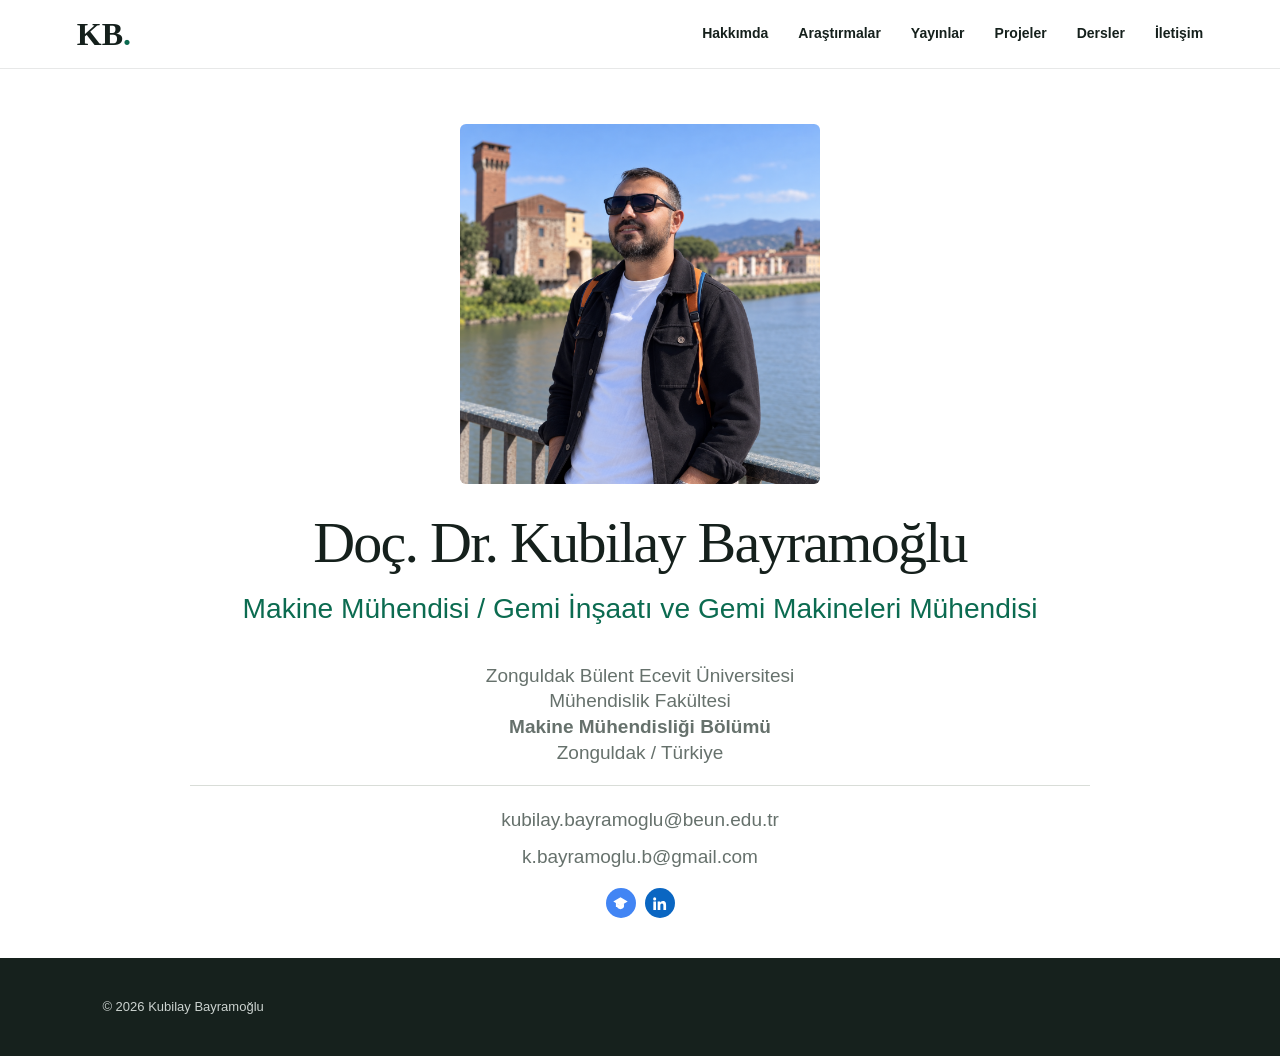
<file: index.html>
<!doctype html>
<html lang="tr">
<head>
  <meta charset="utf-8">
  <meta name="viewport" content="width=device-width,initial-scale=1">
  <meta name="description" content="Doç. Dr. Kubilay Bayramoğlu akademik web sitesi">
  <title>Doç. Dr. Kubilay Bayramoğlu</title>
  <link rel="stylesheet" href="style.css?v=17">
</head>
<body class="profile-home">
  <header class="site-header">
    <a class="brand" href="index.html">KB<span>.</span></a>
    <button class="menu-button" aria-expanded="false">Menü</button>
    <nav aria-label="Ana menü">
      <a href="hakkimda.html">Hakkımda</a>
      <a href="arastirmalar.html">Araştırmalar</a>
      <a href="yayinlar.html">Yayınlar</a>
      <a href="projeler.html">Projeler</a>
      <a href="dersler.html">Dersler</a>
      <a href="iletisim.html">İletişim</a>
    </nav>
  </header>
  <main class="profile-shell">
    <section class="profile-intro">
      <div class="profile-photo-wrap">
        <img class="profile-photo" src="profile.png?v=11" alt="Doç. Dr. Kubilay Bayramoğlu">
      </div>
      <div class="profile-information">
        <div class="profile-heading">
          <h1>Doç. Dr. Kubilay Bayramoğlu</h1>
          <p>Makine Mühendisi / Gemi İnşaatı ve Gemi Makineleri Mühendisi</p>
        </div>
        <div class="affiliation">
          <p>Zonguldak Bülent Ecevit Üniversitesi<br>Mühendislik Fakültesi<br><strong>Makine Mühendisliği Bölümü</strong><br>Zonguldak / Türkiye</p>
          <div class="profile-contact">
            <a href="mailto:kubilay.bayramoglu@beun.edu.tr">kubilay.bayramoglu@beun.edu.tr</a>
            <a href="mailto:k.bayramoglu.b@gmail.com">k.bayramoglu.b@gmail.com</a>
          </div>
          <div class="social-icons" aria-label="Akademik ve sosyal profiller">
            <a class="social-icon scholar" href="https://scholar.google.com/citations?user=NoyFEc0AAAAJ&amp;hl=tr" target="_blank" rel="noopener noreferrer" aria-label="Google Scholar profilini aç" title="Google Scholar">
              <svg viewBox="0 0 24 24" aria-hidden="true"><path d="M12 3 1.8 9l3.7 2.2V17h2v-4.6L12 15l10.2-6L12 3Zm-5 9.3V16c0 2.2 2.2 4 5 4s5-1.8 5-4v-3.7L12 15l-5-2.7Z"/></svg>
            </a>
            <a class="social-icon linkedin" href="https://www.linkedin.com/in/kubilay-bayramoglu/" target="_blank" rel="noopener noreferrer" aria-label="LinkedIn profilini aç" title="LinkedIn">
              <svg viewBox="0 0 24 24" aria-hidden="true"><path d="M5.2 7.7A2.2 2.2 0 1 0 5.2 3.3a2.2 2.2 0 0 0 0 4.4ZM3.3 21h3.8V9H3.3v12Zm6.1-12H13v1.6h.1c.5-.9 1.7-2 3.6-2 3.9 0 4.6 2.6 4.6 5.9V21h-3.8v-5.8c0-1.4 0-3.2-2-3.2s-2.3 1.5-2.3 3.1V21H9.4V9Z"/></svg>
            </a>
          </div>
        </div>
      </div>
    </section>
  </main>
  <footer><p>© <span id="year"></span> Kubilay Bayramoğlu</p></footer>
  <script src="script.js"></script>
</body>
</html>
</file>
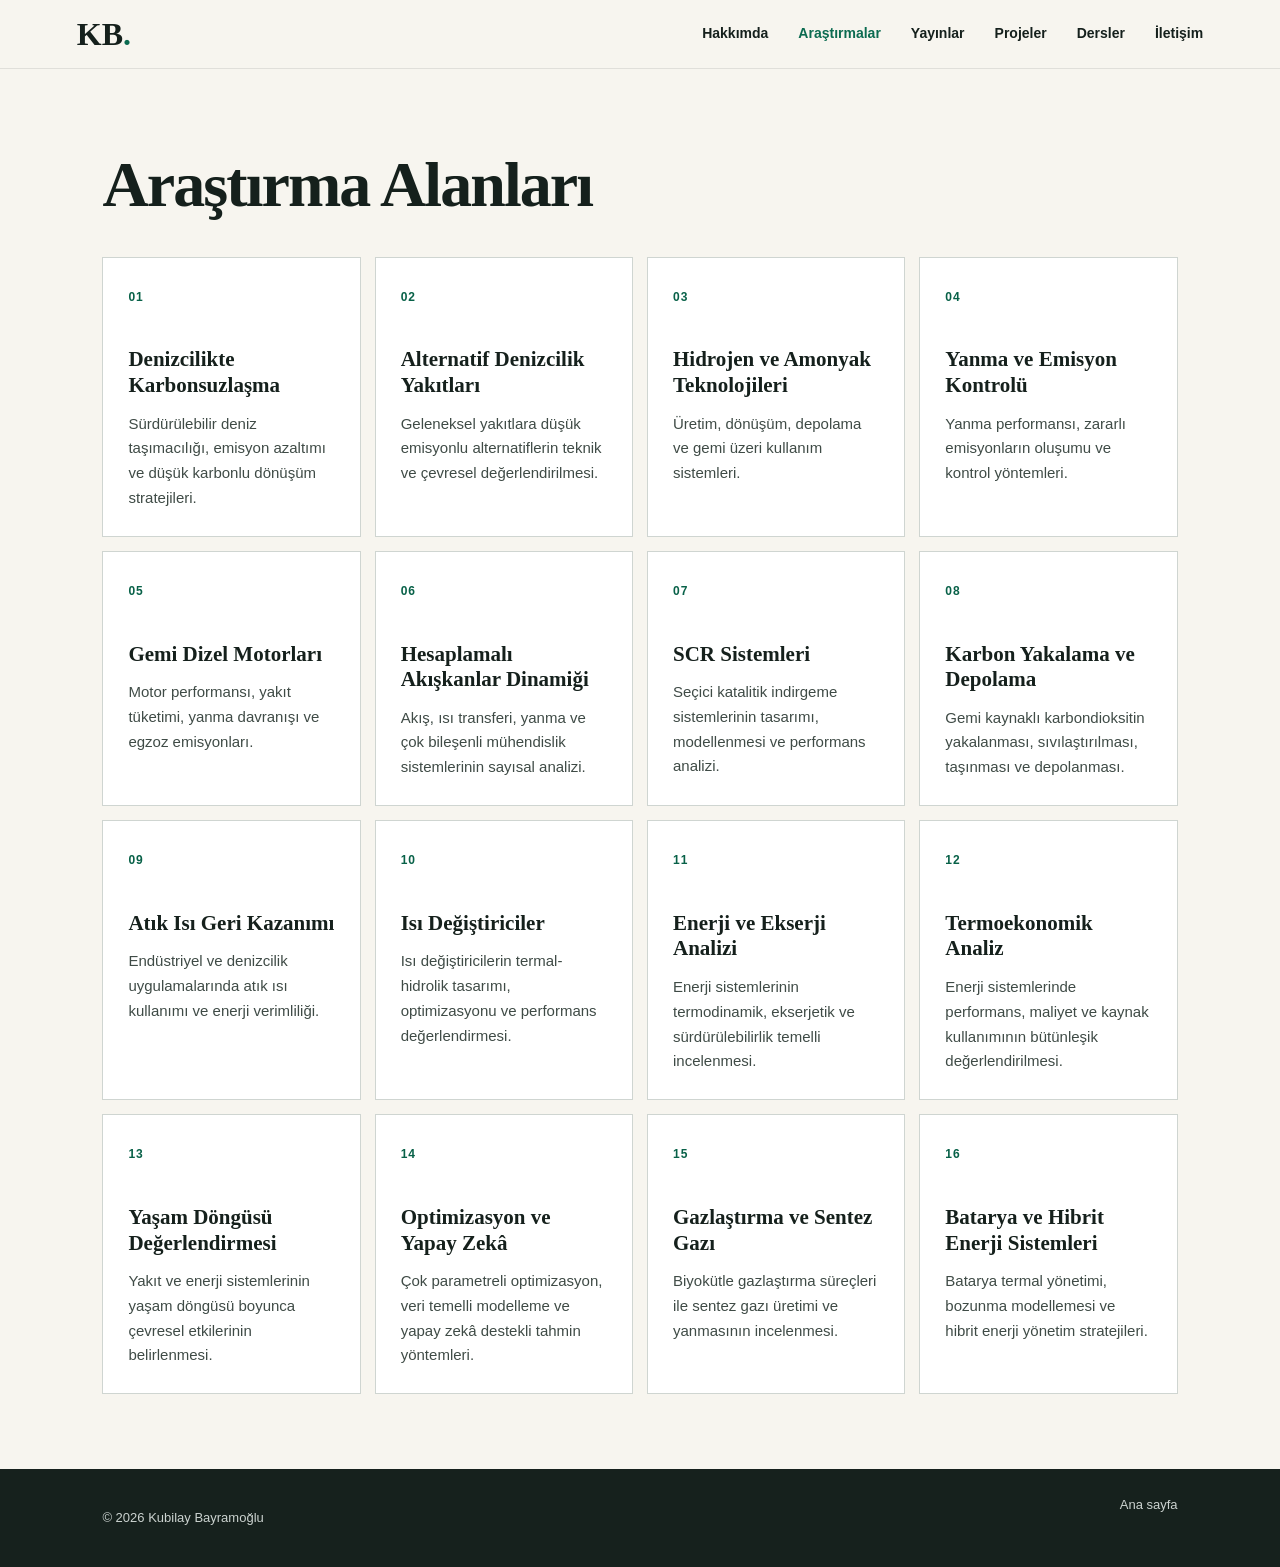
<file: arastirmalar.html>
<!doctype html><html lang="tr"><head><meta charset="utf-8"><meta name="viewport" content="width=device-width,initial-scale=1"><meta name="description" content="Doç. Dr. Kubilay Bayramoğlu'nun araştırma alanları."><title>Araştırmalar | Kubilay Bayramoğlu</title><link rel="stylesheet" href="style.css?v=17"></head><body>
<header class="site-header"><a class="brand" href="index.html">KB<span>.</span></a><button class="menu-button" aria-expanded="false">Menü</button><nav><a href="hakkimda.html">Hakkımda</a><a class="active" href="arastirmalar.html">Araştırmalar</a><a href="yayinlar.html">Yayınlar</a><a href="projeler.html">Projeler</a><a href="dersler.html">Dersler</a><a href="iletisim.html">İletişim</a></nav></header>
<section class="content-section research-areas"><div class="research-heading"</p><h2>Araştırma Alanları</h2></div><div class="research-area-grid">
<article><span>01</span><h3>Denizcilikte Karbonsuzlaşma</h3><p>Sürdürülebilir deniz taşımacılığı, emisyon azaltımı ve düşük karbonlu dönüşüm stratejileri.</p></article>
<article><span>02</span><h3>Alternatif Denizcilik Yakıtları</h3><p>Geleneksel yakıtlara düşük emisyonlu alternatiflerin teknik ve çevresel değerlendirilmesi.</p></article>
<article><span>03</span><h3>Hidrojen ve Amonyak Teknolojileri</h3><p>Üretim, dönüşüm, depolama ve gemi üzeri kullanım sistemleri.</p></article>
<article><span>04</span><h3>Yanma ve Emisyon Kontrolü</h3><p>Yanma performansı, zararlı emisyonların oluşumu ve kontrol yöntemleri.</p></article>
<article><span>05</span><h3>Gemi Dizel Motorları</h3><p>Motor performansı, yakıt tüketimi, yanma davranışı ve egzoz emisyonları.</p></article>
<article><span>06</span><h3>Hesaplamalı Akışkanlar Dinamiği</h3><p>Akış, ısı transferi, yanma ve çok bileşenli mühendislik sistemlerinin sayısal analizi.</p></article>
<article><span>07</span><h3>SCR Sistemleri</h3><p>Seçici katalitik indirgeme sistemlerinin tasarımı, modellenmesi ve performans analizi.</p></article>
<article><span>08</span><h3>Karbon Yakalama ve Depolama</h3><p>Gemi kaynaklı karbondioksitin yakalanması, sıvılaştırılması, taşınması ve depolanması.</p></article>
<article><span>09</span><h3>Atık Isı Geri Kazanımı</h3><p>Endüstriyel ve denizcilik uygulamalarında atık ısı kullanımı ve enerji verimliliği.</p></article>
<article><span>10</span><h3>Isı Değiştiriciler</h3><p>Isı değiştiricilerin termal-hidrolik tasarımı, optimizasyonu ve performans değerlendirmesi.</p></article>
<article><span>11</span><h3>Enerji ve Ekserji Analizi</h3><p>Enerji sistemlerinin termodinamik, ekserjetik ve sürdürülebilirlik temelli incelenmesi.</p></article>
<article><span>12</span><h3>Termoekonomik Analiz</h3><p>Enerji sistemlerinde performans, maliyet ve kaynak kullanımının bütünleşik değerlendirilmesi.</p></article>
<article><span>13</span><h3>Yaşam Döngüsü Değerlendirmesi</h3><p>Yakıt ve enerji sistemlerinin yaşam döngüsü boyunca çevresel etkilerinin belirlenmesi.</p></article>
<article><span>14</span><h3>Optimizasyon ve Yapay Zekâ</h3><p>Çok parametreli optimizasyon, veri temelli modelleme ve yapay zekâ destekli tahmin yöntemleri.</p></article>
<article><span>15</span><h3>Gazlaştırma ve Sentez Gazı</h3><p>Biyokütle gazlaştırma süreçleri ile sentez gazı üretimi ve yanmasının incelenmesi.</p></article>
<article><span>16</span><h3>Batarya ve Hibrit Enerji Sistemleri</h3><p>Batarya termal yönetimi, bozunma modellemesi ve hibrit enerji yönetim stratejileri.</p></article>
</div></section></main><footer><p>© <span id="year"></span> Kubilay Bayramoğlu</p><a href="index.html">Ana sayfa</a></footer><script src="script.js"></script></body></html>
</file>
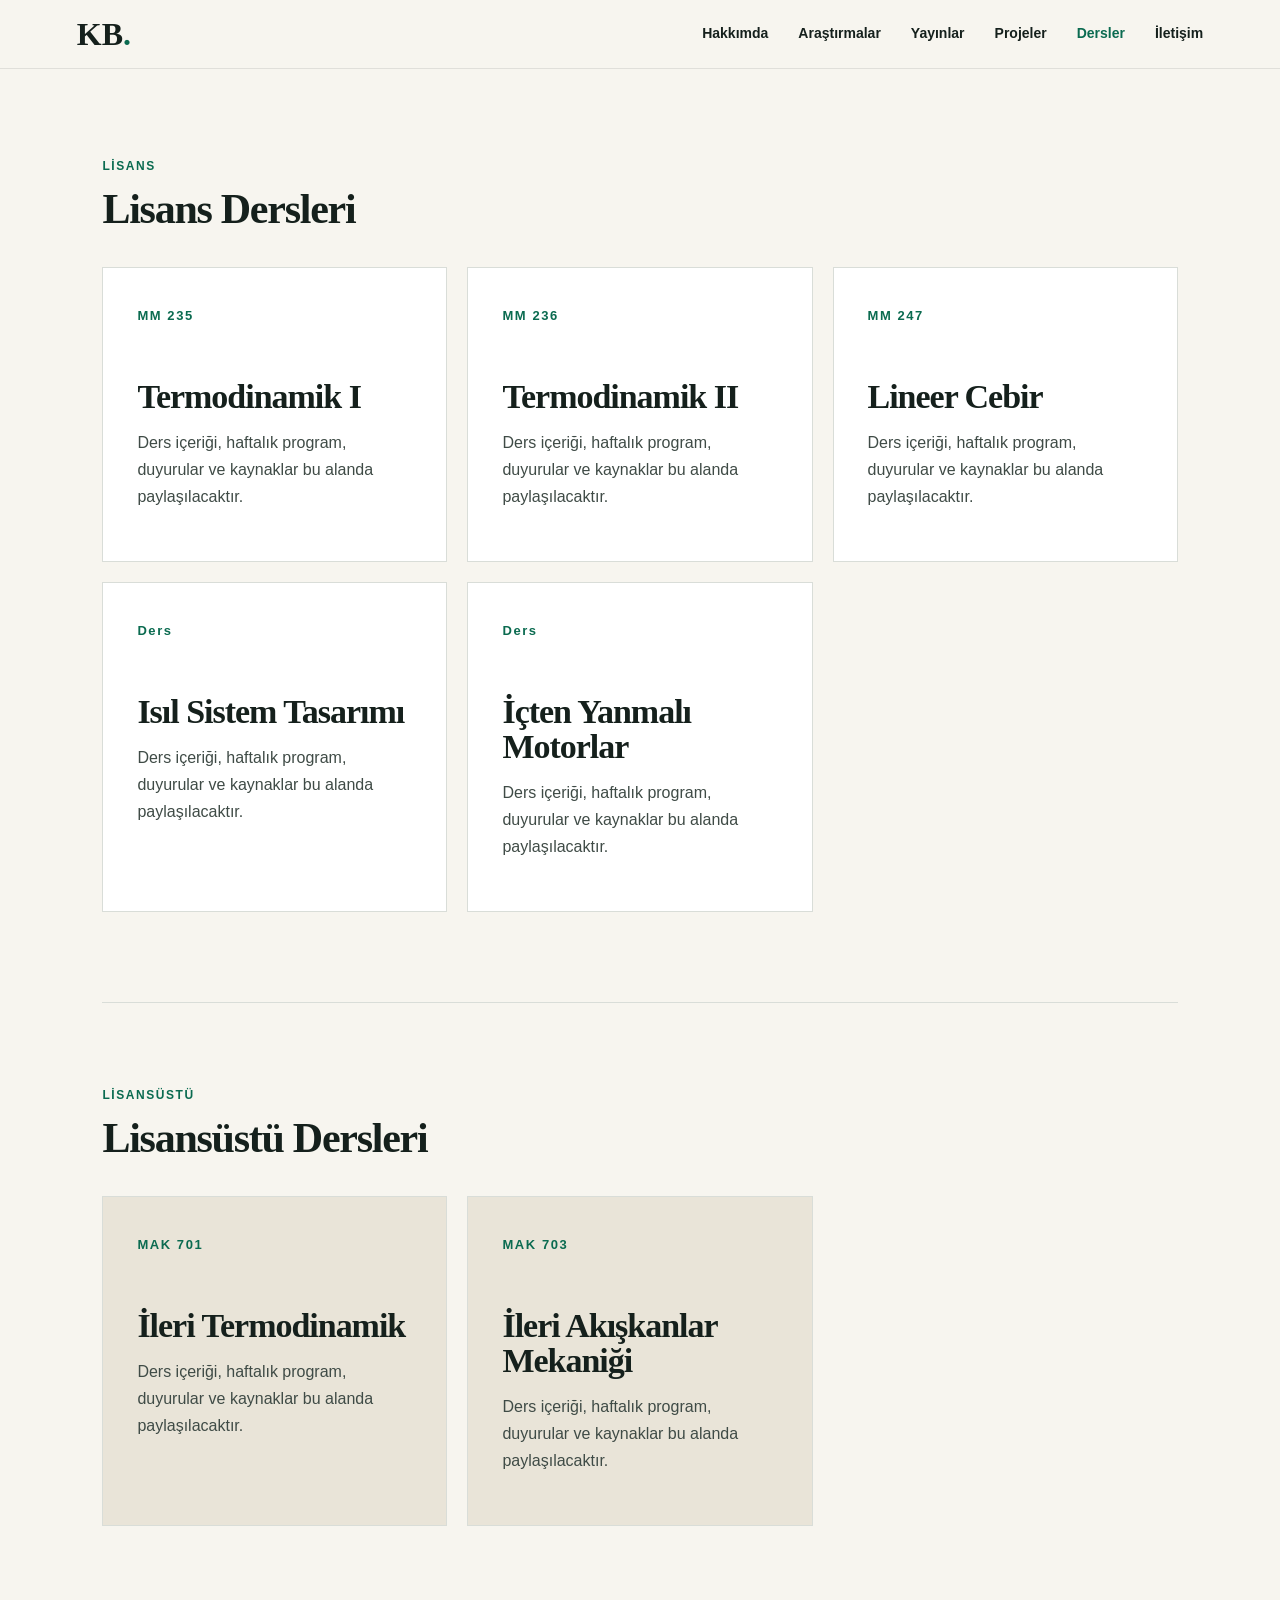
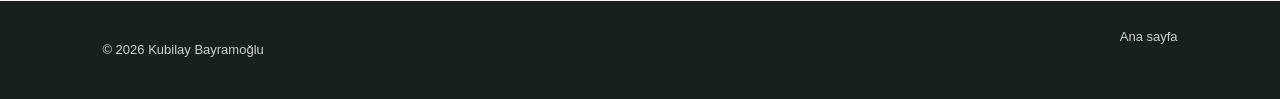
<file: dersler.html>
<!doctype html>
<html lang="tr">
<head>
  <meta charset="utf-8">
  <meta name="viewport" content="width=device-width,initial-scale=1">
  <title>Dersler | Kubilay Bayramoğlu</title>
  <link rel="stylesheet" href="style.css?v=17">
</head>
<body>
  <header class="site-header">
    <a class="brand" href="index.html">KB<span>.</span></a>
    <button class="menu-button" aria-expanded="false">Menü</button>
    <nav>
      <a href="hakkimda.html">Hakkımda</a>
      <a href="arastirmalar.html">Araştırmalar</a>
      <a href="yayinlar.html">Yayınlar</a>
      <a href="projeler.html">Projeler</a>
      <a class="active" href="dersler.html">Dersler</a>
      <a href="iletisim.html">İletişim</a>
    </nav>
  </header>
  <main>
       <section class="content-section">
      <div class="course-group">
        <p class="section-kicker">Lisans</p>
        <h2 class="course-group-title">Lisans Dersleri</h2>
        <div class="course-grid">
        <article class="course-card"><span>MM 235</span><h2>Termodinamik I</h2><p>Ders içeriği, haftalık program, duyurular ve kaynaklar bu alanda paylaşılacaktır.</p></article>
        <article class="course-card"><span>MM 236</span><h2>Termodinamik II</h2><p>Ders içeriği, haftalık program, duyurular ve kaynaklar bu alanda paylaşılacaktır.</p></article>
        <article class="course-card"><span>MM 247</span><h2>Lineer Cebir</h2><p>Ders içeriği, haftalık program, duyurular ve kaynaklar bu alanda paylaşılacaktır.</p></article>
        <article class="course-card"><span>Ders</span><h2>Isıl Sistem Tasarımı</h2><p>Ders içeriği, haftalık program, duyurular ve kaynaklar bu alanda paylaşılacaktır.</p></article>
        <article class="course-card"><span>Ders</span><h2>İçten Yanmalı Motorlar</h2><p>Ders içeriği, haftalık program, duyurular ve kaynaklar bu alanda paylaşılacaktır.</p></article>
        </div>
      </div>
      <div class="course-group graduate">
        <p class="section-kicker">Lisansüstü</p>
        <h2 class="course-group-title">Lisansüstü Dersleri</h2>
        <div class="course-grid">
          <article class="course-card"><span>MAK 701</span><h2>İleri Termodinamik</h2><p>Ders içeriği, haftalık program, duyurular ve kaynaklar bu alanda paylaşılacaktır.</p></article>
          <article class="course-card"><span>MAK 703</span><h2>İleri Akışkanlar Mekaniği</h2><p>Ders içeriği, haftalık program, duyurular ve kaynaklar bu alanda paylaşılacaktır.</p></article>
        </div>
      </div>
    </section>
  </main>
  <footer><p>© <span id="year"></span> Kubilay Bayramoğlu</p><a href="index.html">Ana sayfa</a></footer>
  <script src="script.js"></script>
</body>
</html>
</file>
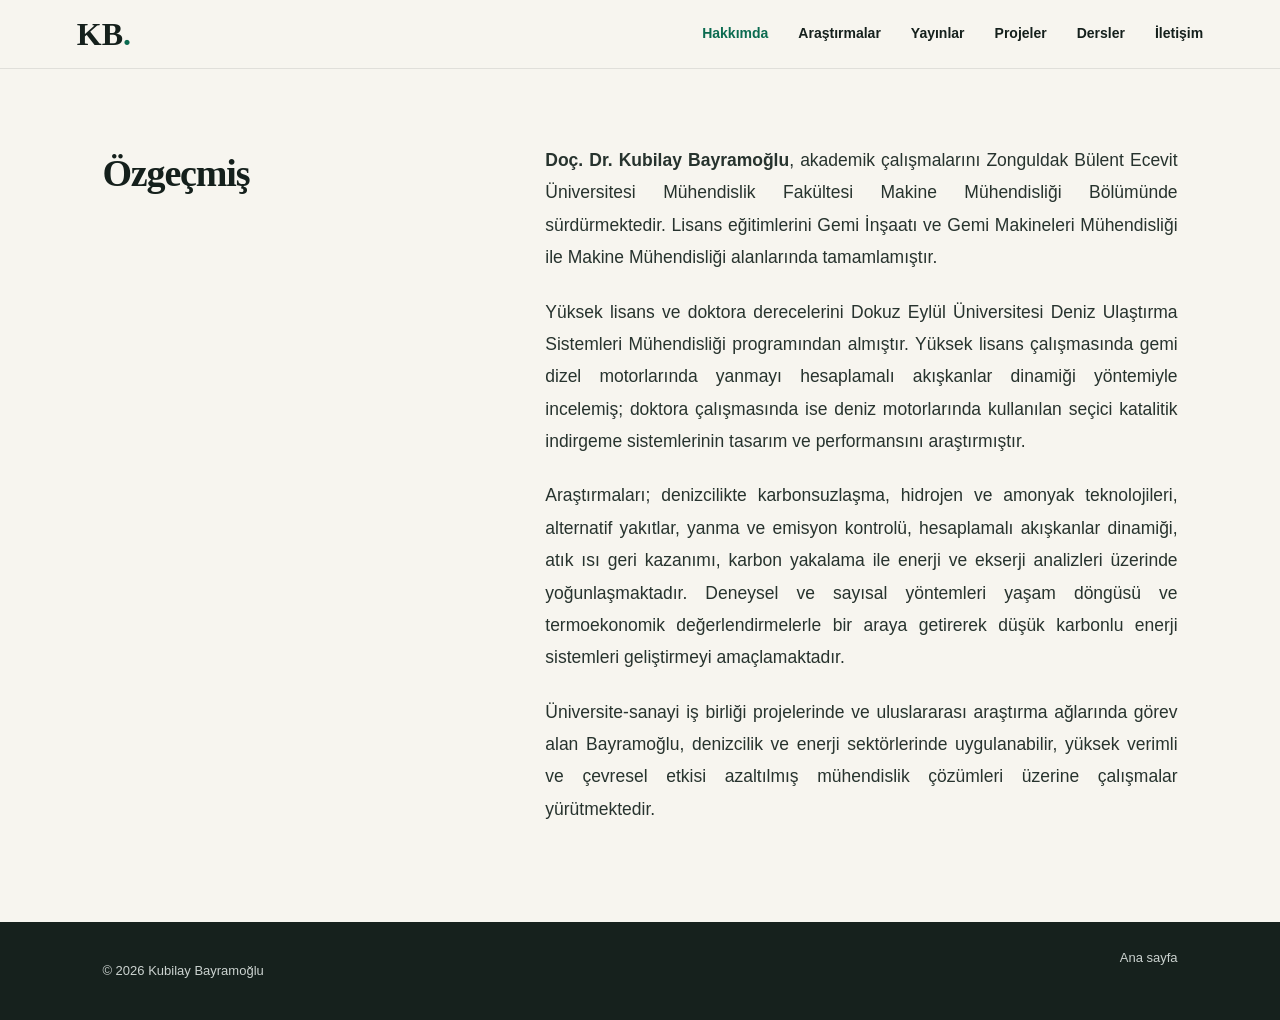
<file: hakkimda.html>
<!doctype html><html lang="tr"><head><meta charset="utf-8"><meta name="viewport" content="width=device-width,initial-scale=1"><meta name="description" content="Doç. Dr. Kubilay Bayramoğlu'nun akademik özgeçmişi ve araştırma alanları."><title>Hakkımda | Kubilay Bayramoğlu</title><link rel="stylesheet" href="style.css?v=17"></head><body><header class="site-header"><a class="brand" href="index.html">KB<span>.</span></a><button class="menu-button" aria-expanded="false">Menü</button><nav><a class="active" href="hakkimda.html">Hakkımda</a><a href="arastirmalar.html">Araştırmalar</a><a href="yayinlar.html">Yayınlar</a><a href="projeler.html">Projeler</a><a href="dersler.html">Dersler</a><a href="iletisim.html">İletişim</a></nav></header><main><section class="content-section two-col biography"><h2>Özgeçmiş</h2><div><p><strong>Doç. Dr. Kubilay Bayramoğlu</strong>, akademik çalışmalarını Zonguldak Bülent Ecevit Üniversitesi Mühendislik Fakültesi Makine Mühendisliği Bölümünde sürdürmektedir. Lisans eğitimlerini Gemi İnşaatı ve Gemi Makineleri Mühendisliği ile Makine Mühendisliği alanlarında tamamlamıştır.</p><p>Yüksek lisans ve doktora derecelerini Dokuz Eylül Üniversitesi Deniz Ulaştırma Sistemleri Mühendisliği programından almıştır. Yüksek lisans çalışmasında gemi dizel motorlarında yanmayı hesaplamalı akışkanlar dinamiği yöntemiyle incelemiş; doktora çalışmasında ise deniz motorlarında kullanılan seçici katalitik indirgeme sistemlerinin tasarım ve performansını araştırmıştır.</p><p>Araştırmaları; denizcilikte karbonsuzlaşma, hidrojen ve amonyak teknolojileri, alternatif yakıtlar, yanma ve emisyon kontrolü, hesaplamalı akışkanlar dinamiği, atık ısı geri kazanımı, karbon yakalama ile enerji ve ekserji analizleri üzerinde yoğunlaşmaktadır. Deneysel ve sayısal yöntemleri yaşam döngüsü ve termoekonomik değerlendirmelerle bir araya getirerek düşük karbonlu enerji sistemleri geliştirmeyi amaçlamaktadır.</p><p>Üniversite-sanayi iş birliği projelerinde ve uluslararası araştırma ağlarında görev alan Bayramoğlu, denizcilik ve enerji sektörlerinde uygulanabilir, yüksek verimli ve çevresel etkisi azaltılmış mühendislik çözümleri üzerine çalışmalar yürütmektedir.</p></div></section></main><footer><p>© <span id="year"></span> Kubilay Bayramoğlu</p><a href="index.html">Ana sayfa</a></footer><script src="script.js"></script></body></html>
</file>
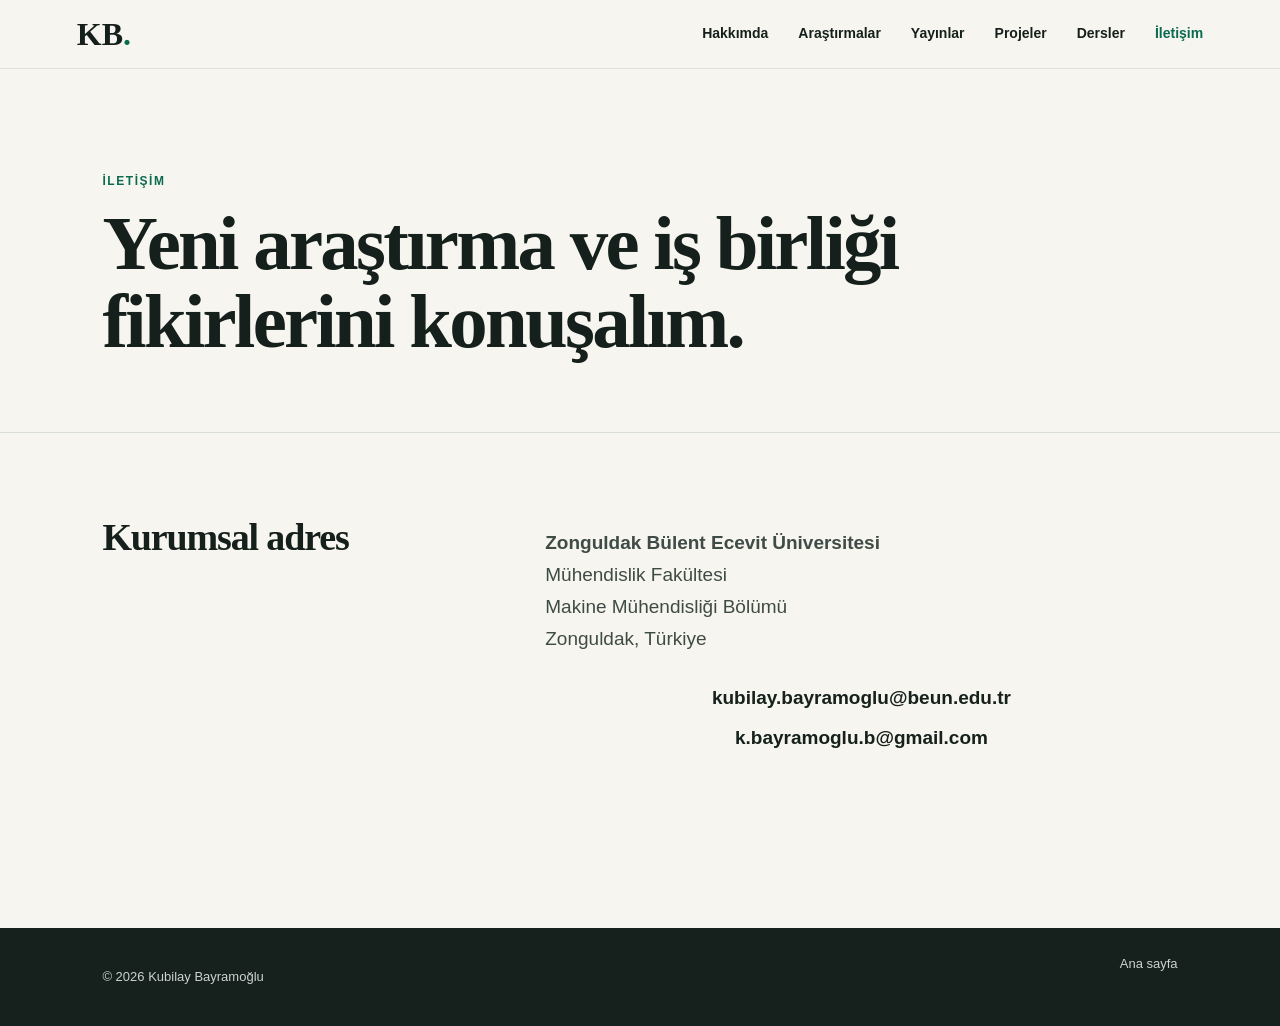
<file: iletisim.html>
<!doctype html>
<html lang="tr"><head><meta charset="utf-8"><meta name="viewport" content="width=device-width,initial-scale=1"><title>İletişim | Kubilay Bayramoğlu</title><link rel="stylesheet" href="style.css?v=17"></head>
<body><header class="site-header"><a class="brand" href="index.html">KB<span>.</span></a><button class="menu-button" aria-expanded="false">Menü</button><nav><a href="hakkimda.html">Hakkımda</a><a href="arastirmalar.html">Araştırmalar</a><a href="yayinlar.html">Yayınlar</a><a href="projeler.html">Projeler</a><a href="dersler.html">Dersler</a><a class="active" href="iletisim.html">İletişim</a></nav></header><main><section class="page-hero"><p class="section-kicker">İletişim</p><h1>Yeni araştırma ve iş birliği fikirlerini konuşalım.</h1></section><section class="content-section two-col"><h2>Kurumsal adres</h2><div><p><strong>Zonguldak Bülent Ecevit Üniversitesi</strong><br>Mühendislik Fakültesi<br>Makine Mühendisliği Bölümü<br>Zonguldak, Türkiye</p><div class="contact-links"><a href="mailto:kubilay.bayramoglu@beun.edu.tr">kubilay.bayramoglu@beun.edu.tr</a><a href="mailto:k.bayramoglu.b@gmail.com">k.bayramoglu.b@gmail.com</a></div></div></section></main><footer><p>© <span id="year"></span> Kubilay Bayramoğlu</p><a href="index.html">Ana sayfa</a></footer><script src="script.js"></script></body></html>
</file>
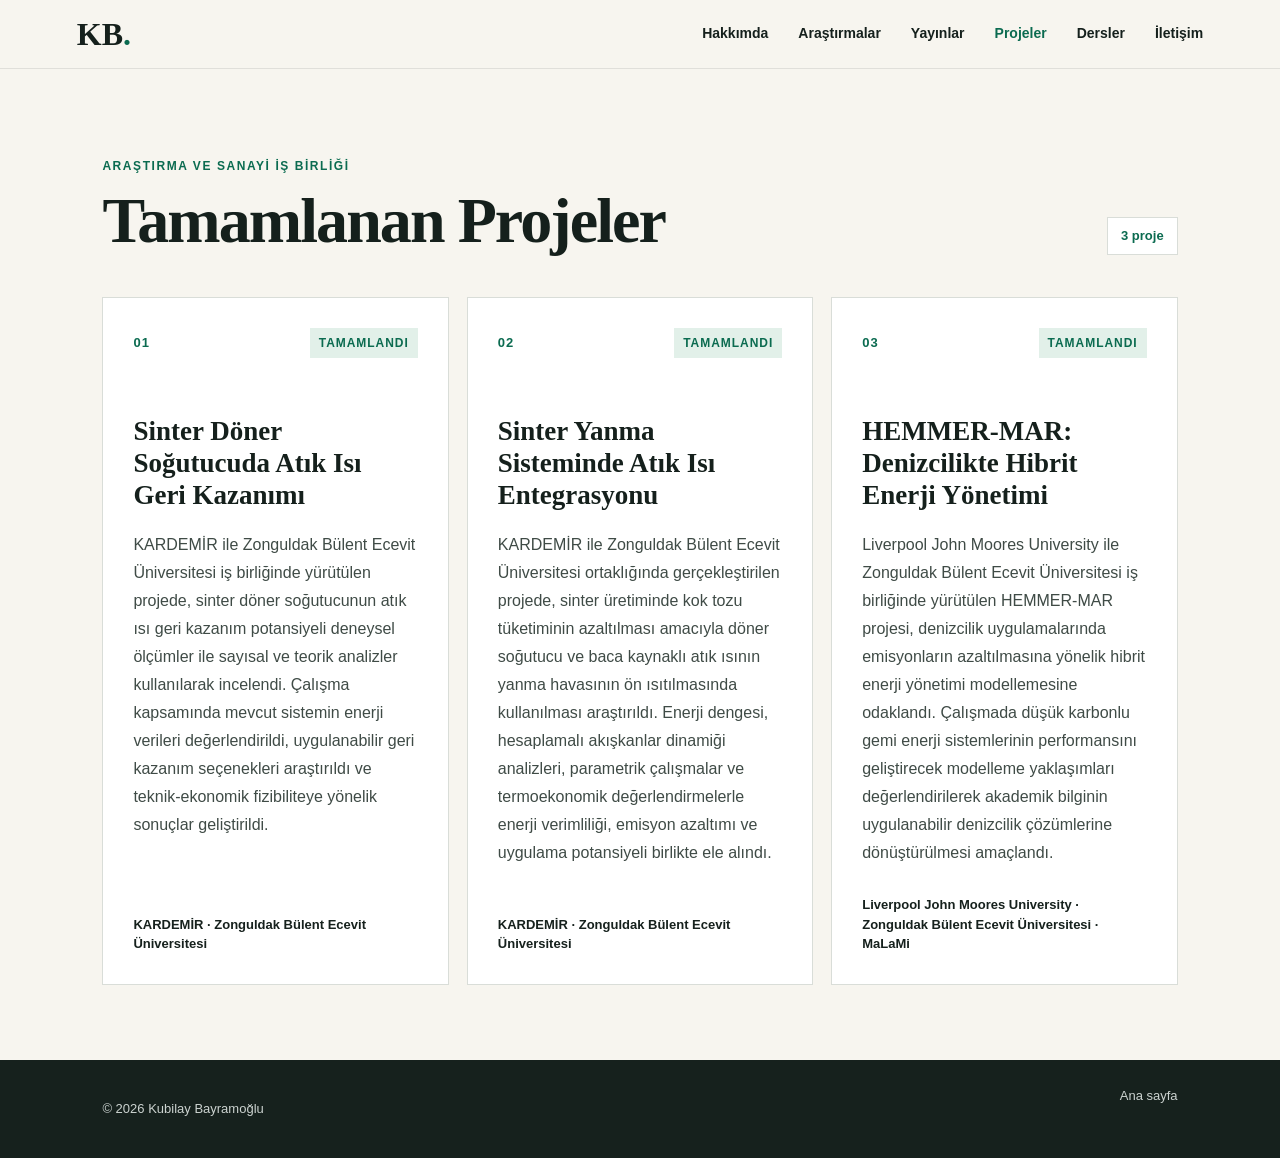
<file: projeler.html>
<!doctype html>
<html lang="tr">
<head>
  <meta charset="utf-8">
  <meta name="viewport" content="width=device-width,initial-scale=1">
  <meta name="description" content="Doç. Dr. Kubilay Bayramoğlu'nun tamamlanan araştırma projeleri ve uluslararası bilimsel iş birlikleri.">
  <title>Projeler | Kubilay Bayramoğlu</title>
  <link rel="stylesheet" href="style.css?v=17">
</head>
<body>
  <header class="site-header">
    <a class="brand" href="index.html">KB<span>.</span></a>
    <button class="menu-button" aria-expanded="false">Menü</button>
    <nav>
      <a href="hakkimda.html">Hakkımda</a>
      <a href="arastirmalar.html">Araştırmalar</a>
      <a href="yayinlar.html">Yayınlar</a>
      <a class="active" href="projeler.html">Projeler</a>
      <a href="dersler.html">Dersler</a>
      <a href="iletisim.html">İletişim</a>
    </nav>
  </header>
  <main>
    <section class="content-section completed-projects">
      <div class="project-section-heading">
        <div>
          <p class="section-kicker">Araştırma ve Sanayi İş Birliği</p>
          <h2>Tamamlanan Projeler</h2>
        </div>
        <span>3 proje</span>
      </div>

      <div class="completed-project-grid">
        <article class="completed-project-card">
          <div class="project-card-top">
            <span class="project-index">01</span>
            <span class="project-status">Tamamlandı</span>
          </div>
          <h3>Sinter Döner Soğutucuda Atık Isı Geri Kazanımı</h3>
          <p>KARDEMİR ile Zonguldak Bülent Ecevit Üniversitesi iş birliğinde yürütülen projede, sinter döner soğutucunun atık ısı geri kazanım potansiyeli deneysel ölçümler ile sayısal ve teorik analizler kullanılarak incelendi. Çalışma kapsamında mevcut sistemin enerji verileri değerlendirildi, uygulanabilir geri kazanım seçenekleri araştırıldı ve teknik-ekonomik fizibiliteye yönelik sonuçlar geliştirildi.</p>
          <div class="project-institutions">KARDEMİR · Zonguldak Bülent Ecevit Üniversitesi</div>
        </article>

        <article class="completed-project-card">
          <div class="project-card-top">
            <span class="project-index">02</span>
            <span class="project-status">Tamamlandı</span>
          </div>
          <h3>Sinter Yanma Sisteminde Atık Isı Entegrasyonu</h3>
          <p>KARDEMİR ile Zonguldak Bülent Ecevit Üniversitesi ortaklığında gerçekleştirilen projede, sinter üretiminde kok tozu tüketiminin azaltılması amacıyla döner soğutucu ve baca kaynaklı atık ısının yanma havasının ön ısıtılmasında kullanılması araştırıldı. Enerji dengesi, hesaplamalı akışkanlar dinamiği analizleri, parametrik çalışmalar ve termoekonomik değerlendirmelerle enerji verimliliği, emisyon azaltımı ve uygulama potansiyeli birlikte ele alındı.</p>
          <div class="project-institutions">KARDEMİR · Zonguldak Bülent Ecevit Üniversitesi</div>
        </article>

        <article class="completed-project-card">
          <div class="project-card-top">
            <span class="project-index">03</span>
            <span class="project-status">Tamamlandı</span>
          </div>
          <h3>HEMMER-MAR: Denizcilikte Hibrit Enerji Yönetimi</h3>
          <p>Liverpool John Moores University ile Zonguldak Bülent Ecevit Üniversitesi iş birliğinde yürütülen HEMMER-MAR projesi, denizcilik uygulamalarında emisyonların azaltılmasına yönelik hibrit enerji yönetimi modellemesine odaklandı. Çalışmada düşük karbonlu gemi enerji sistemlerinin performansını geliştirecek modelleme yaklaşımları değerlendirilerek akademik bilginin uygulanabilir denizcilik çözümlerine dönüştürülmesi amaçlandı.</p>
          <div class="project-institutions">Liverpool John Moores University · Zonguldak Bülent Ecevit Üniversitesi · MaLaMi</div>
        </article>
      </div>
    </section>

  </main>
  <footer><p>© <span id="year"></span> Kubilay Bayramoğlu</p><a href="index.html">Ana sayfa</a></footer>
  <script src="script.js"></script>
</body>
</html>
</file>
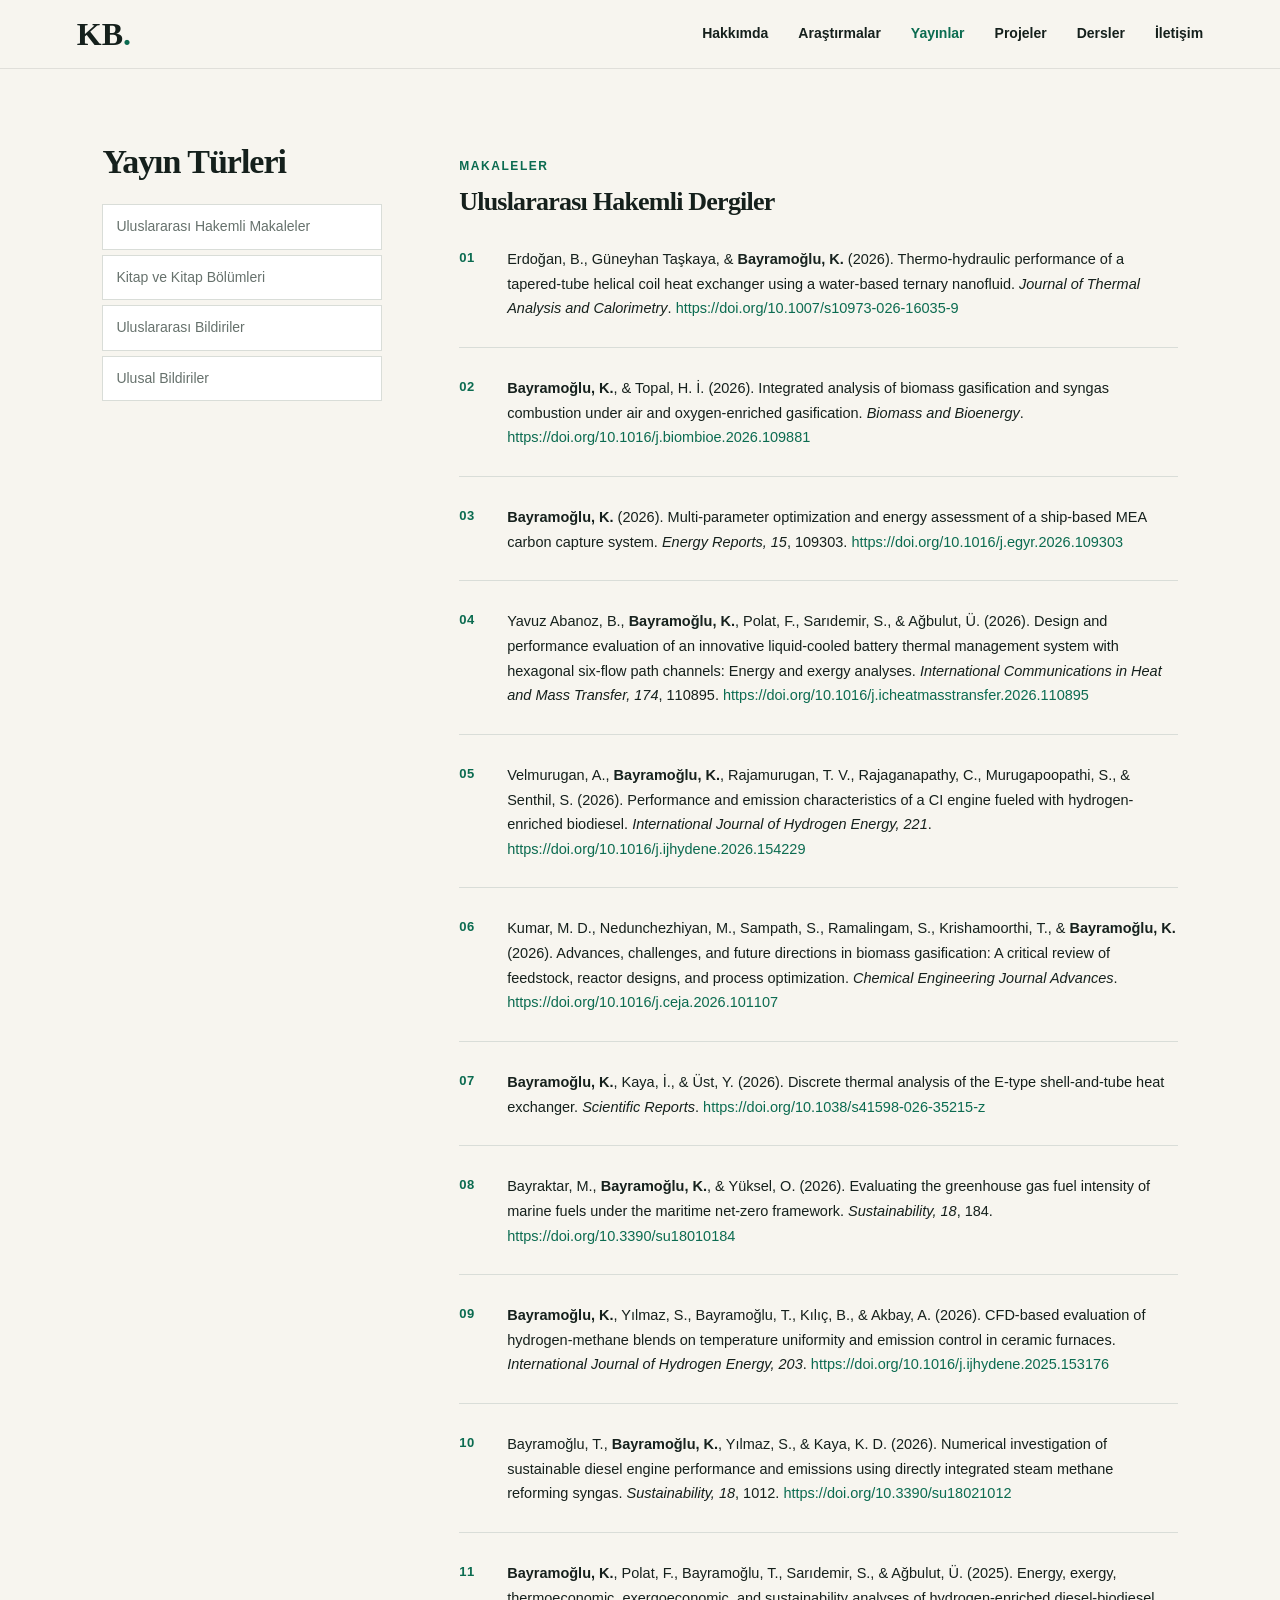
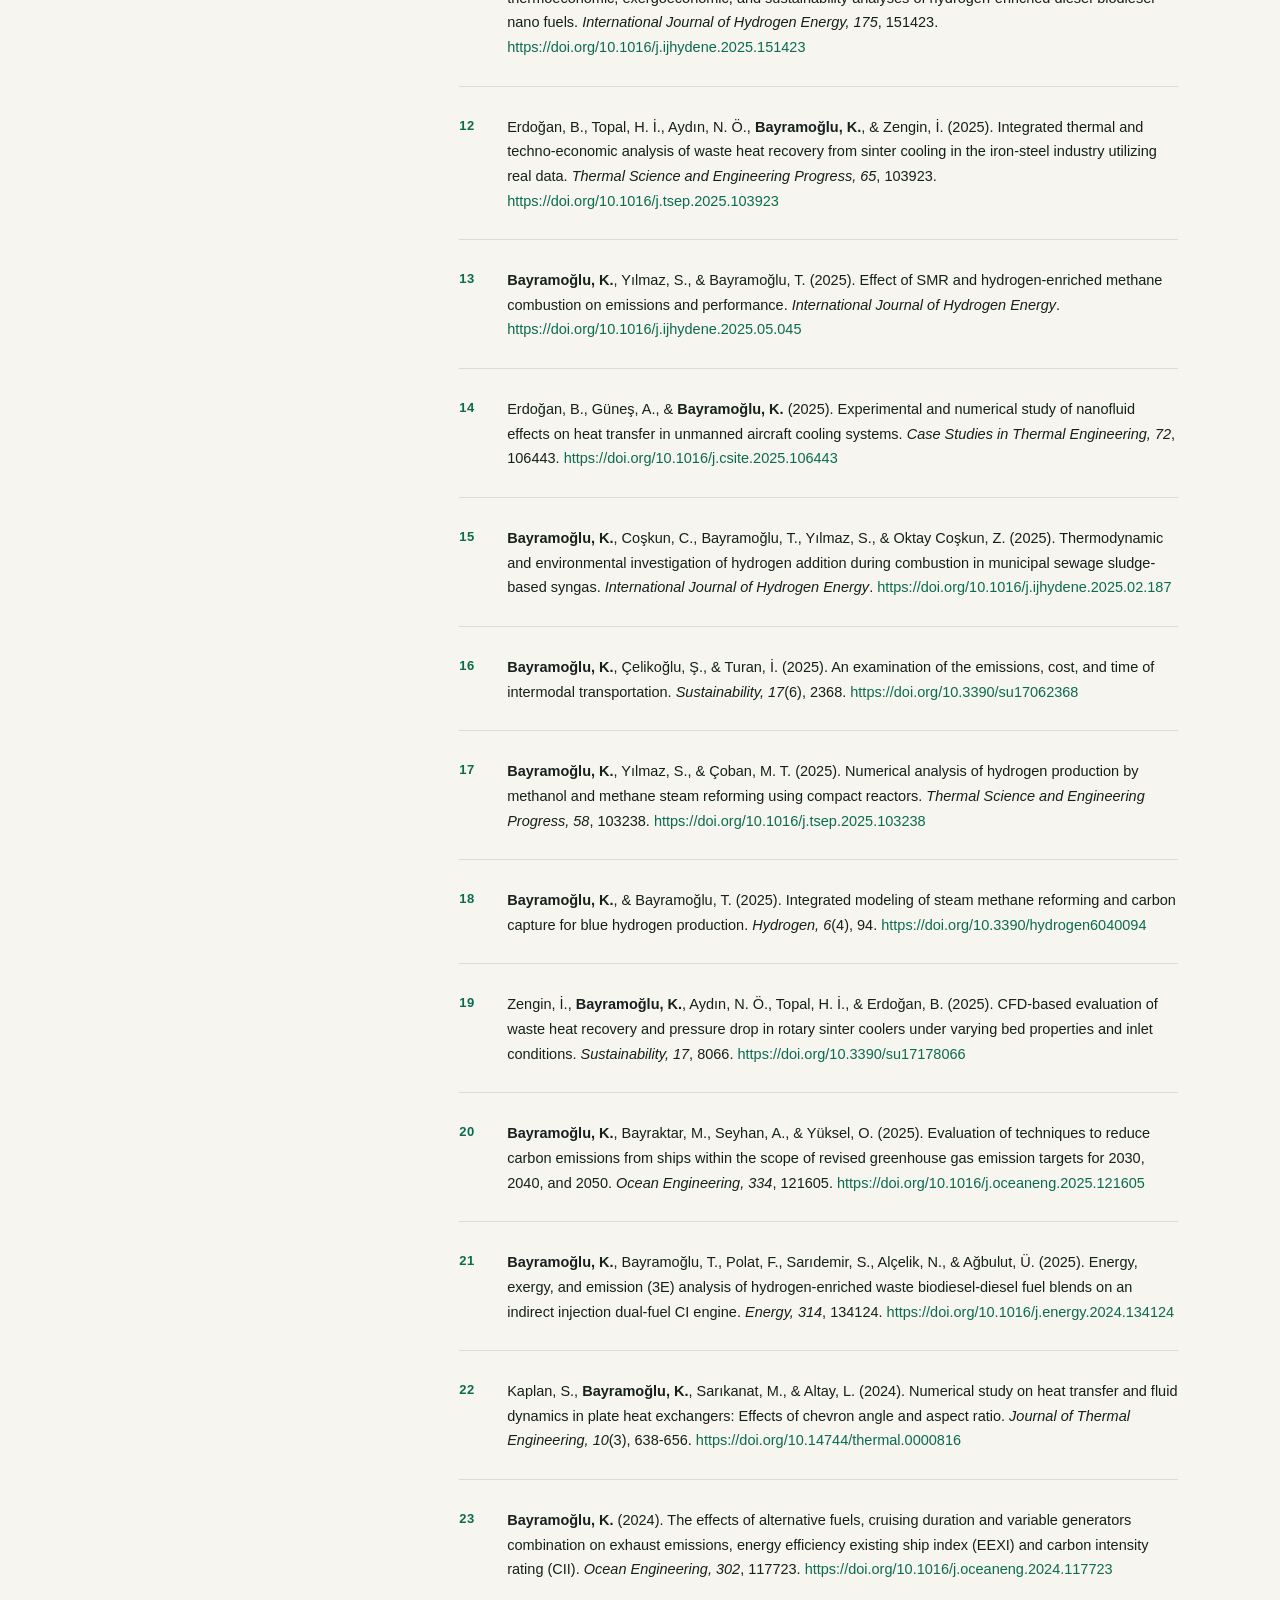
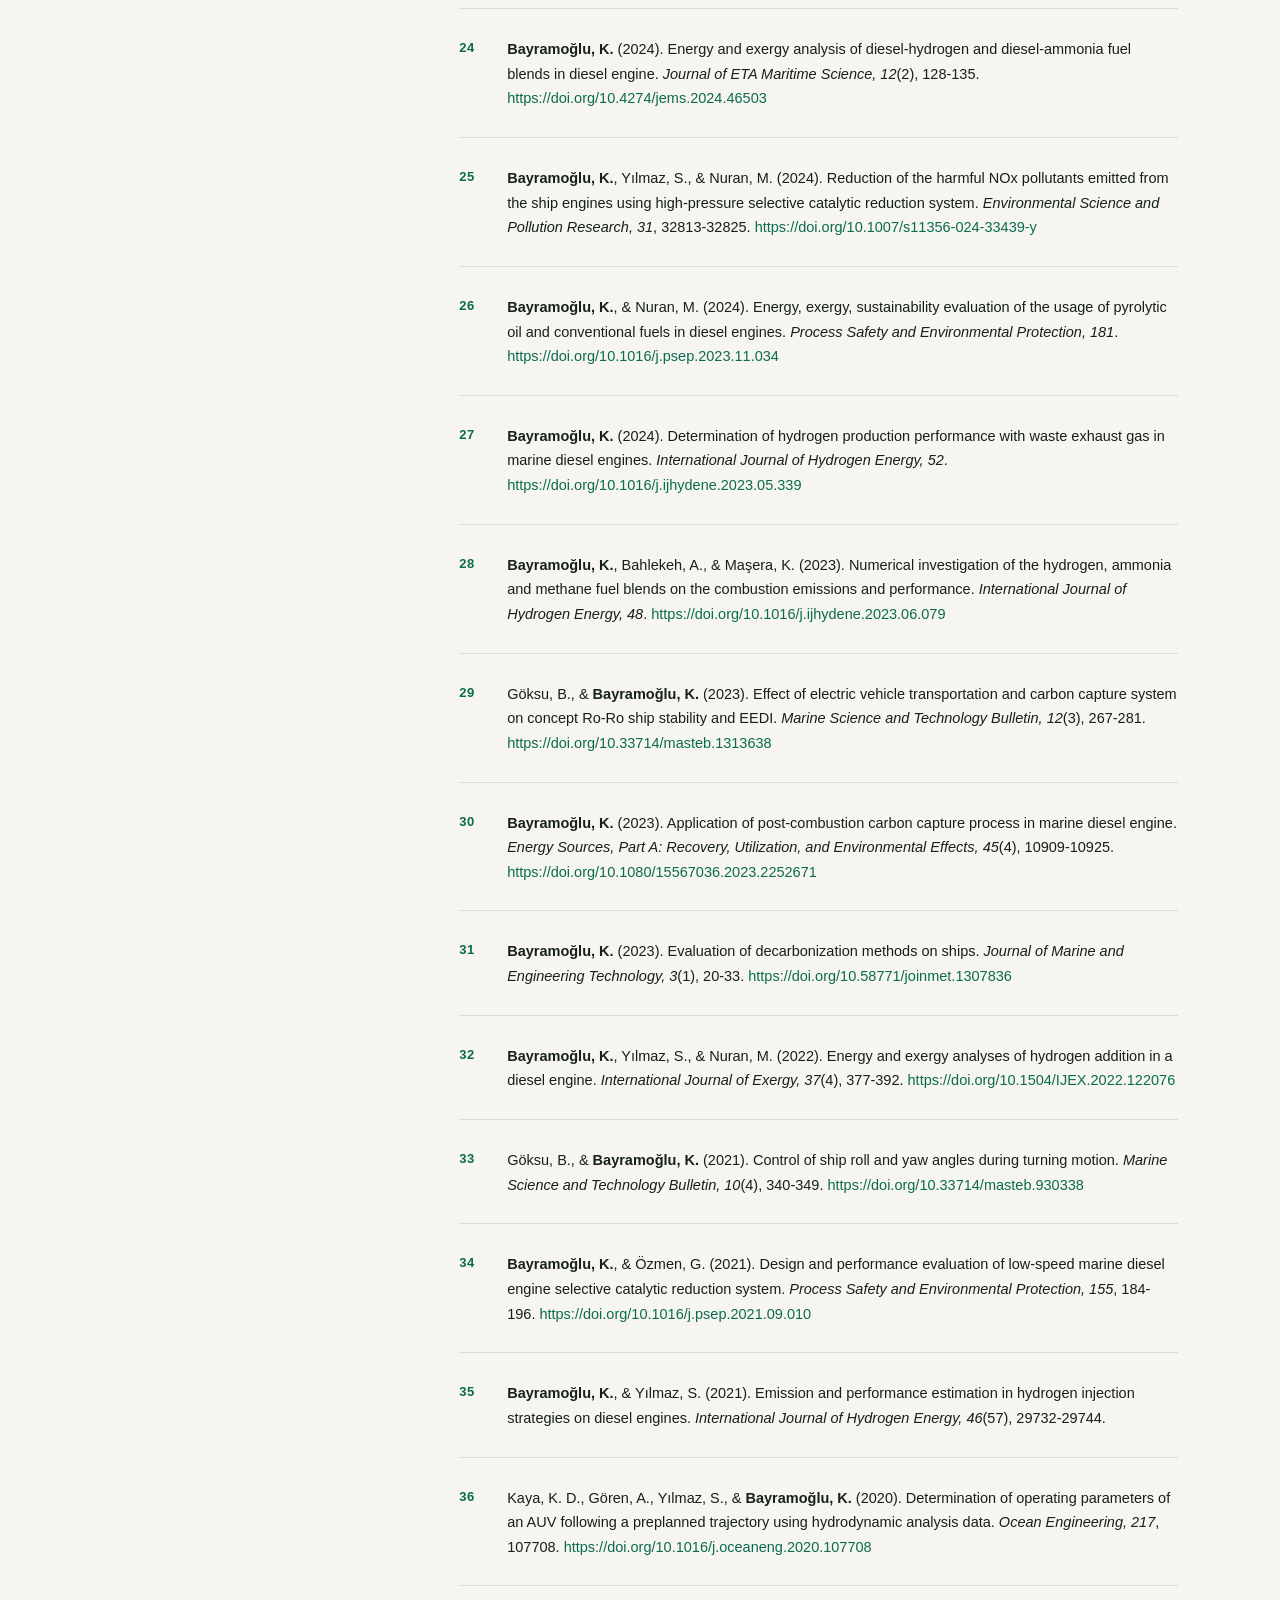
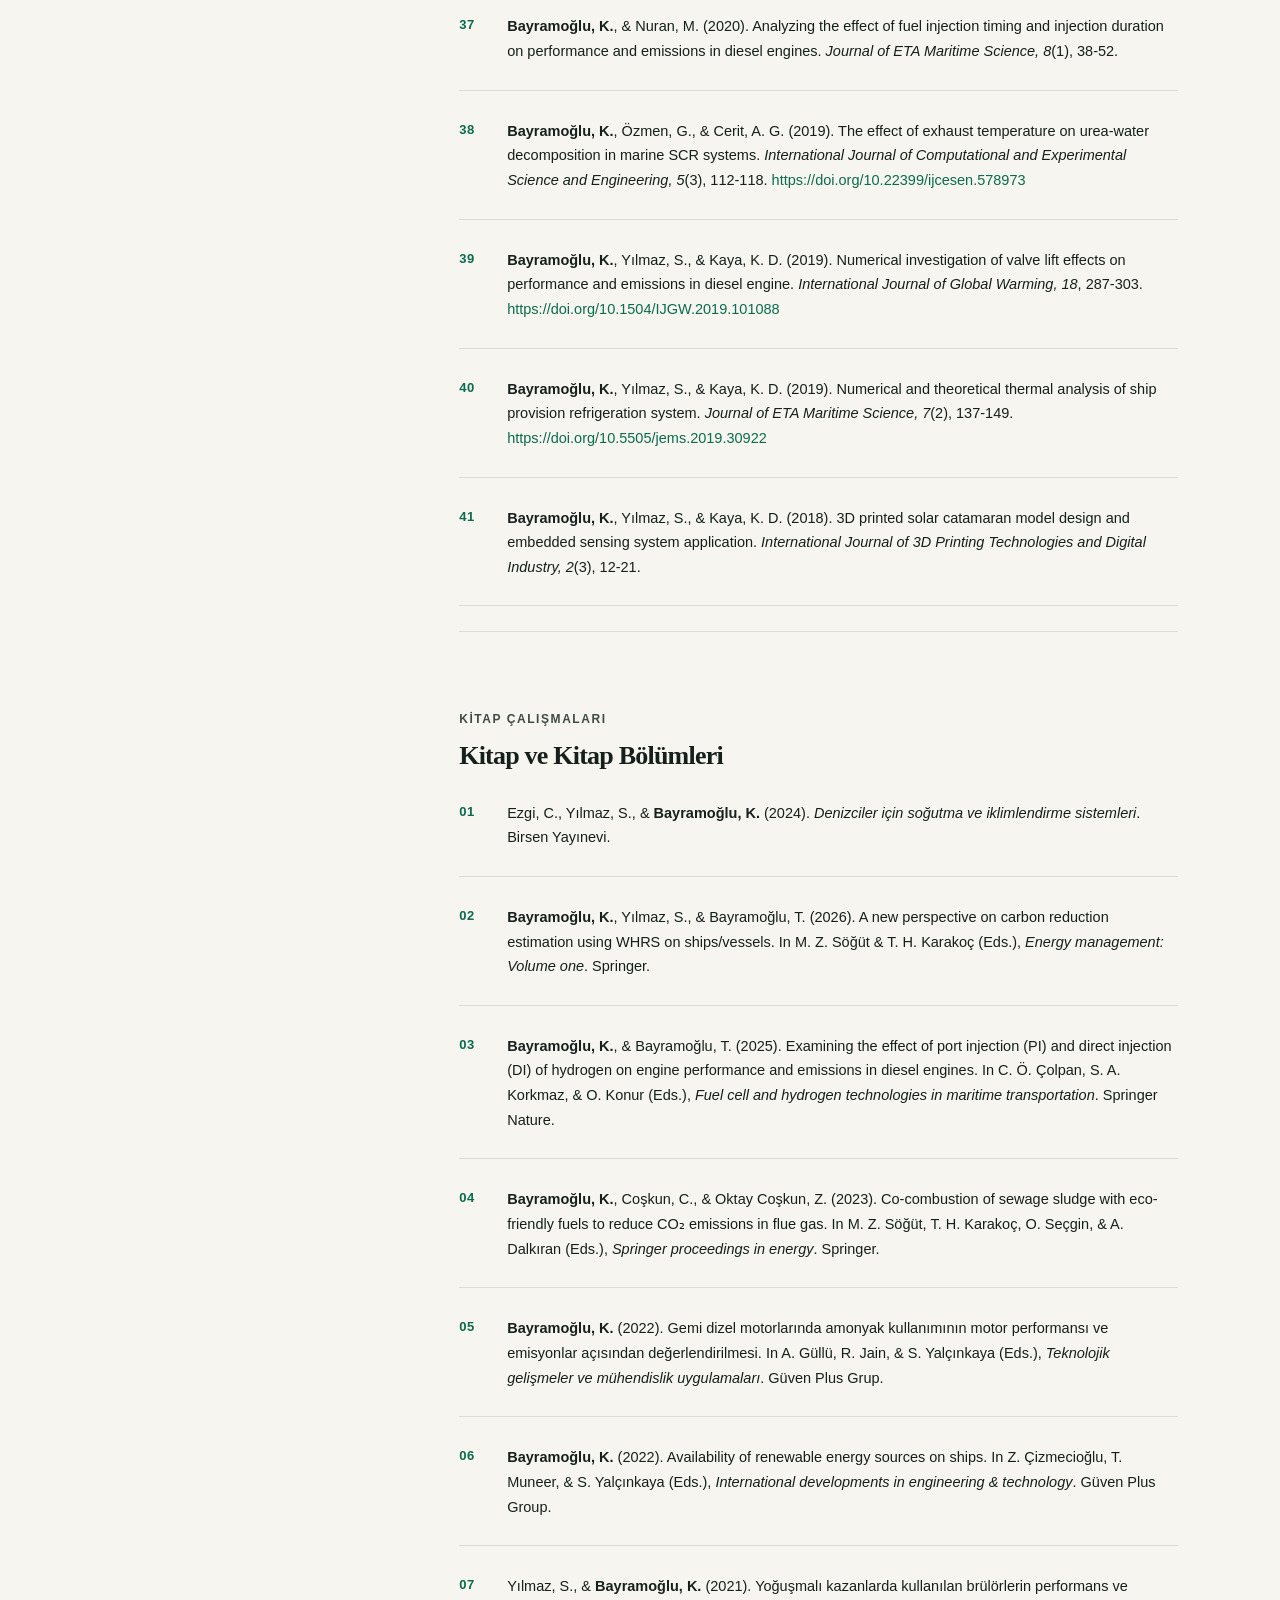
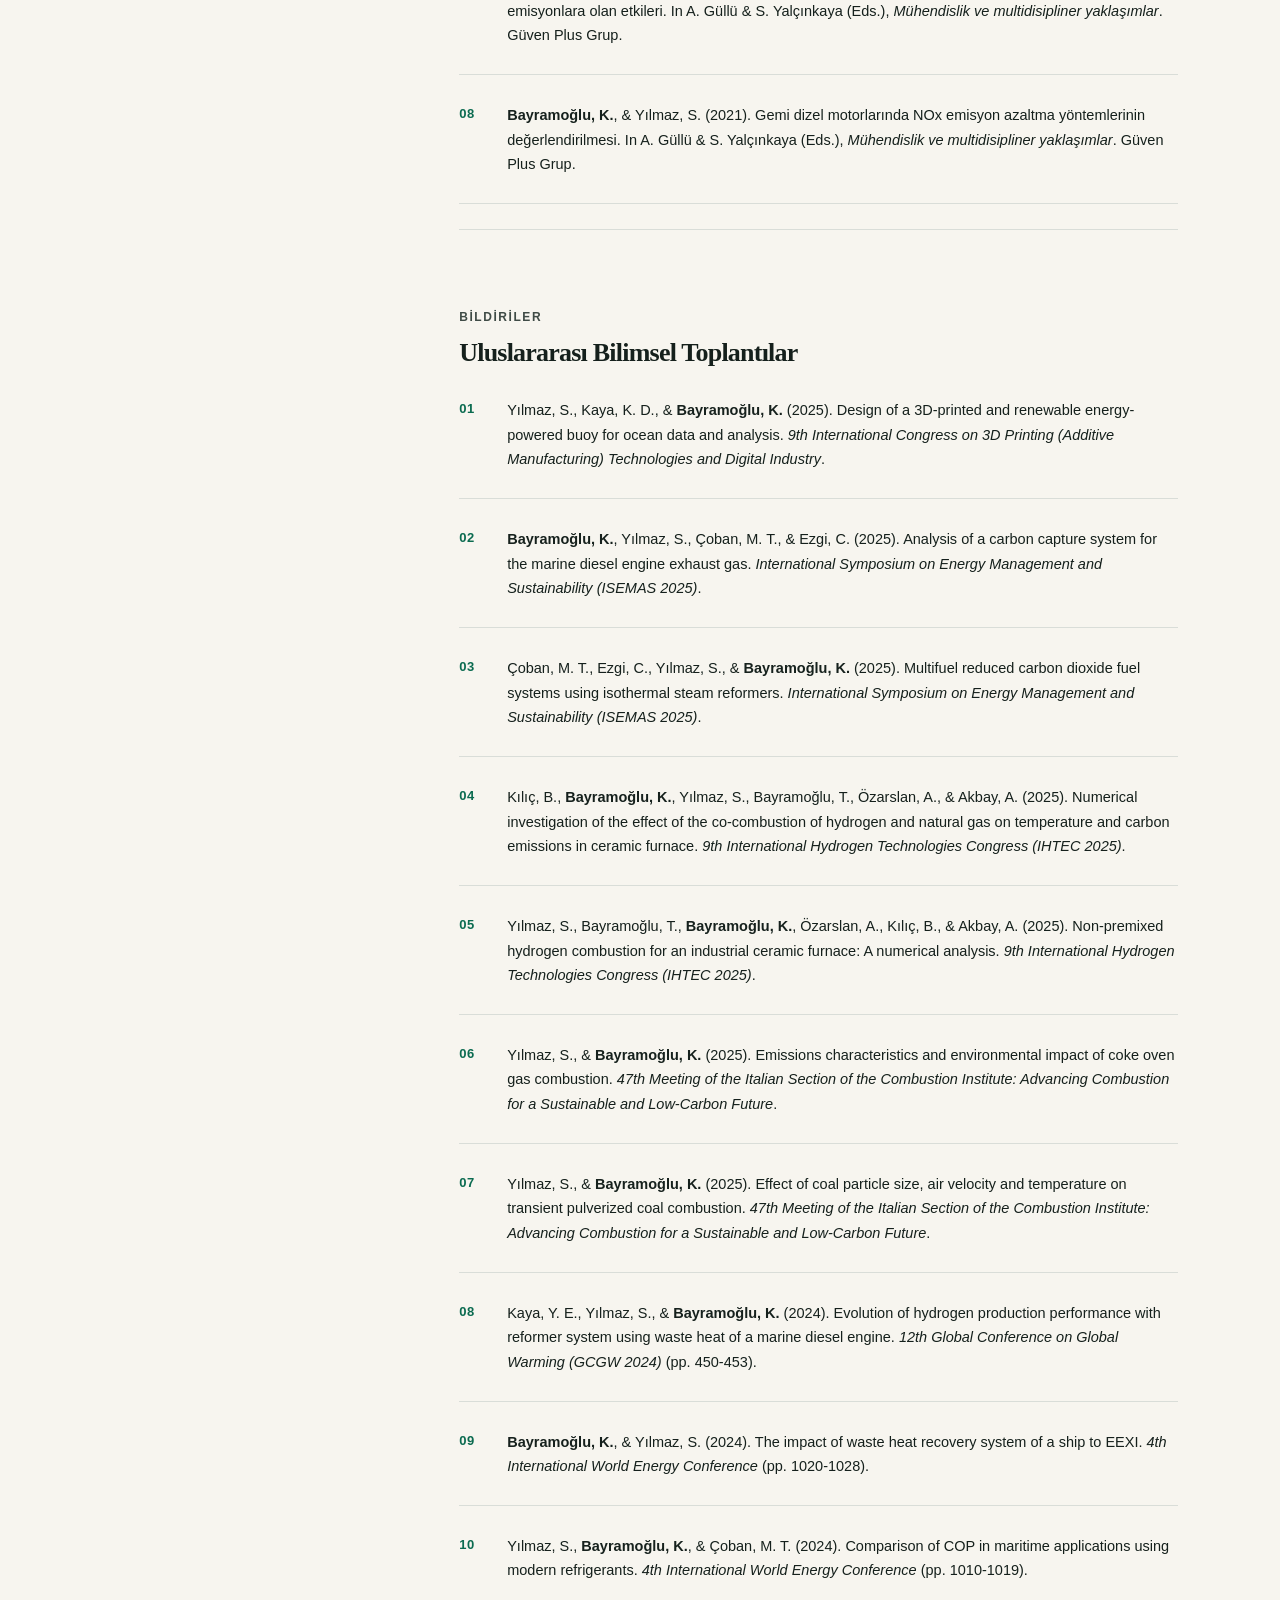
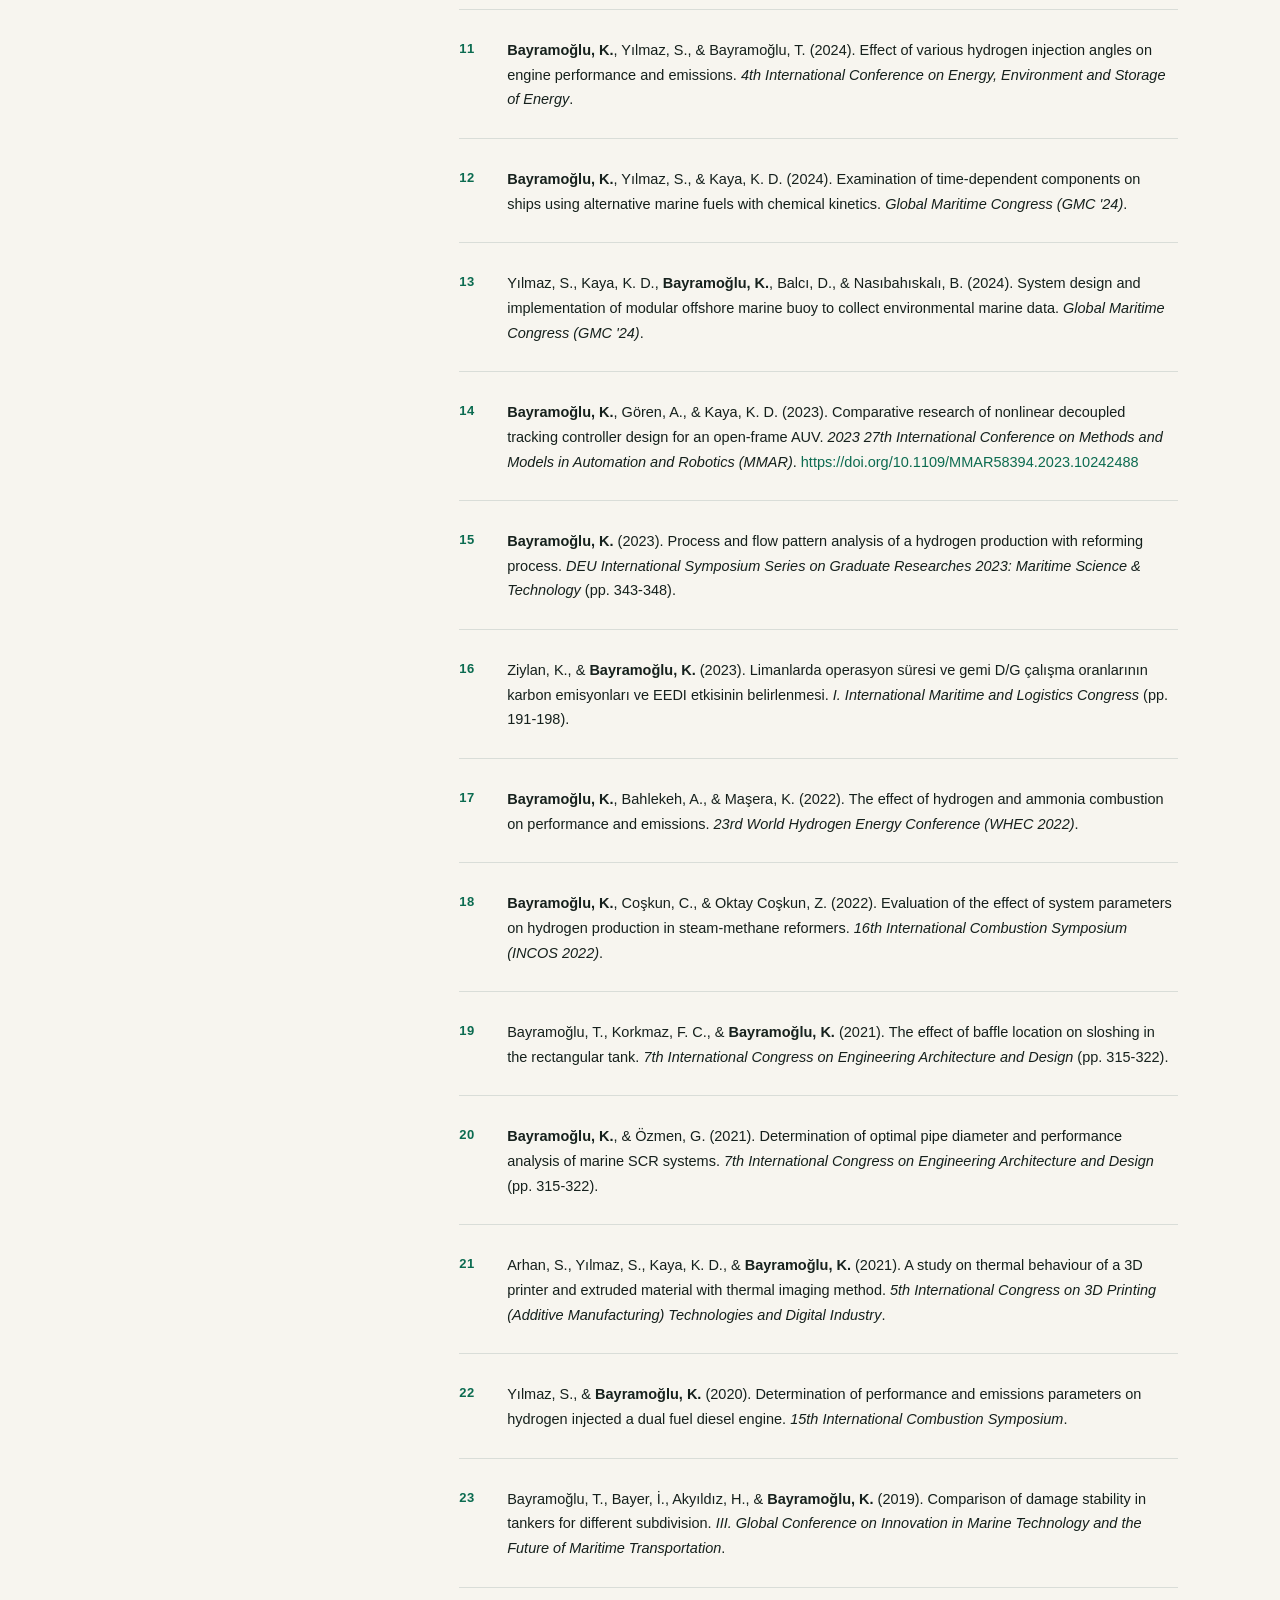
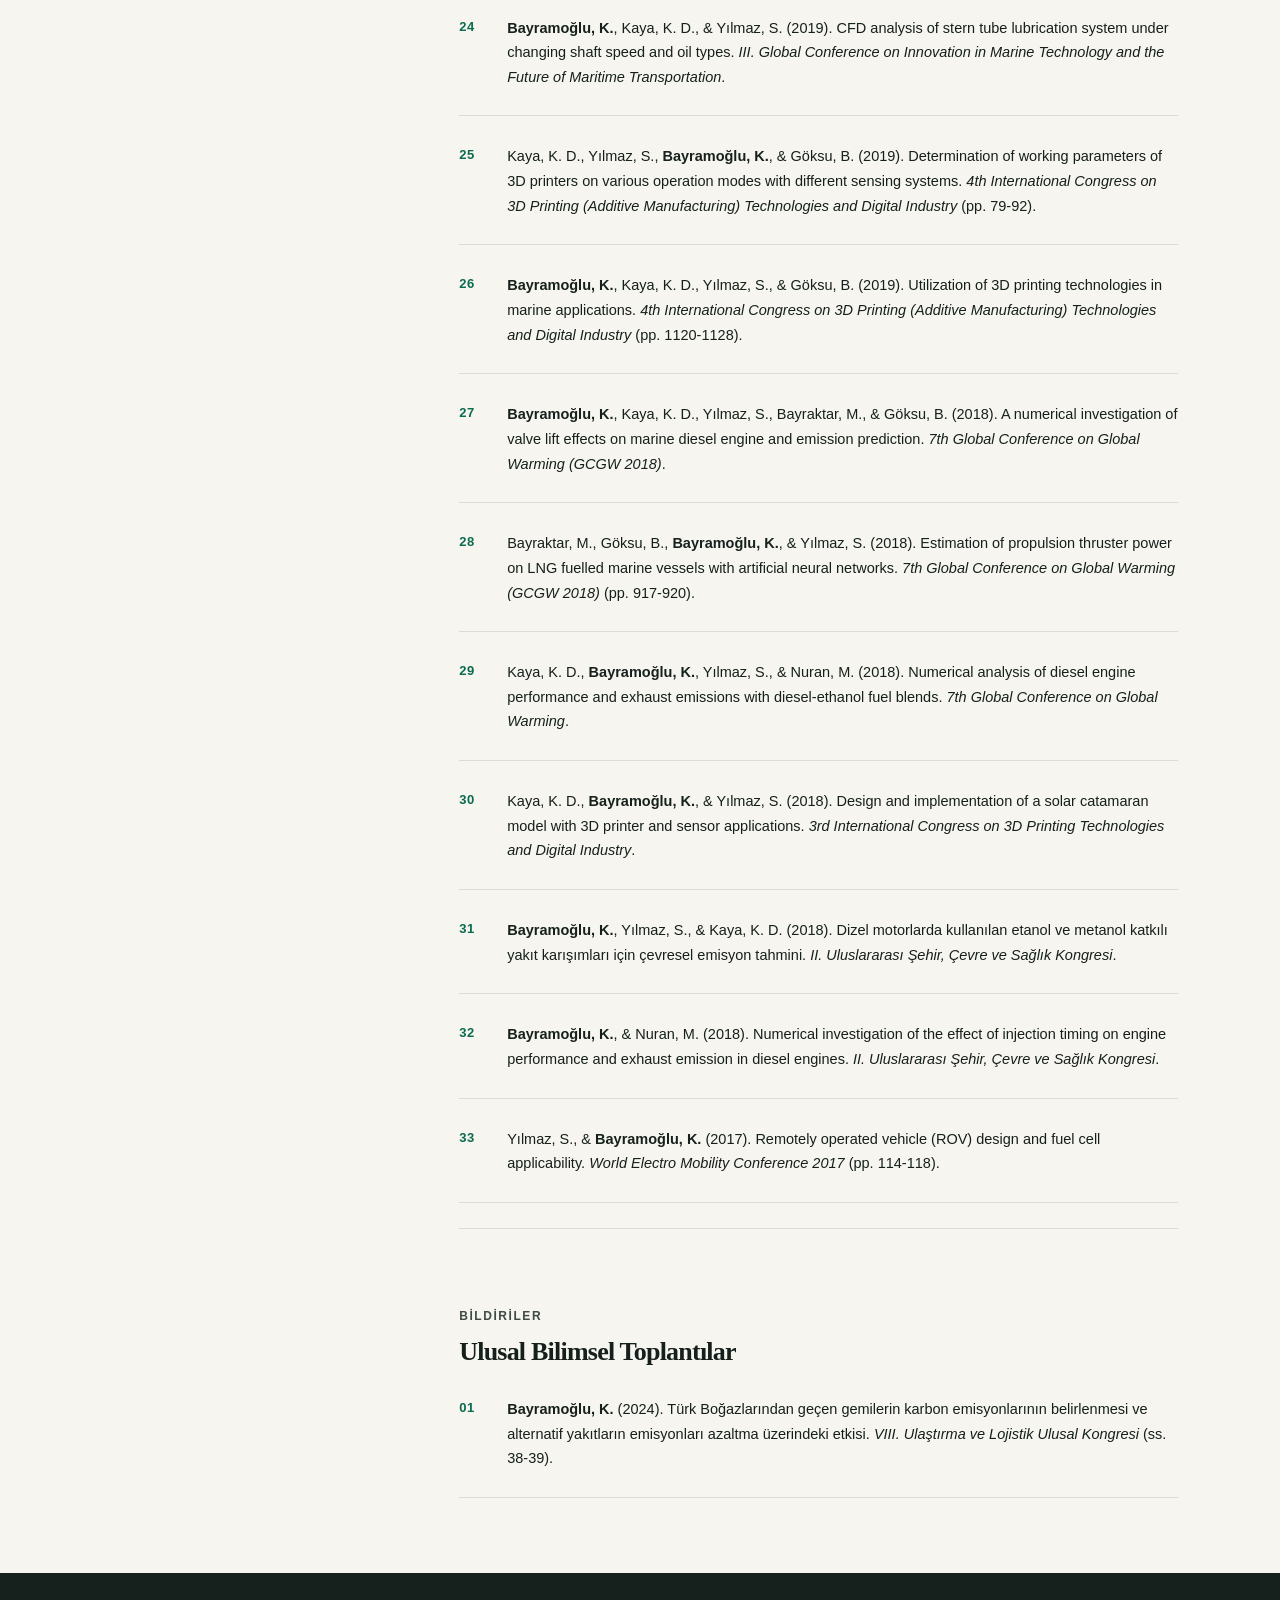
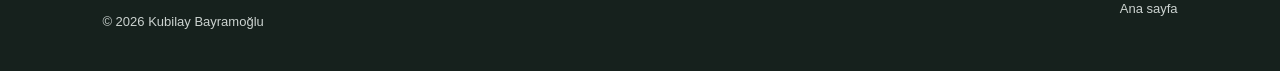
<file: yayinlar.html>
<!doctype html><html lang="tr"><head><meta charset="utf-8"><meta name="viewport" content="width=device-width,initial-scale=1"><meta name="description" content="Doç. Dr. Kubilay Bayramoğlu akademik yayınları"><title>Yayınlar | Kubilay Bayramoğlu</title><link rel="stylesheet" href="style.css?v=17"></head><body>
<header class="site-header"><a class="brand" href="index.html">KB<span>.</span></a><button class="menu-button" aria-expanded="false">Menü</button><nav><a href="hakkimda.html">Hakkımda</a><a href="arastirmalar.html">Araştırmalar</a><a class="active" href="yayinlar.html">Yayınlar</a><a href="projeler.html">Projeler</a><a href="dersler.html">Dersler</a><a href="iletisim.html">İletişim</a></nav></header>
<main>
<section class="content-section publication-layout"><aside class="publication-types"><h2>Yayın Türleri</h2><a href="#makaleler">Uluslararası Hakemli Makaleler</a><a href="#kitaplar">Kitap ve Kitap Bölümleri</a><a href="#uluslararasi-bildiriler">Uluslararası Bildiriler</a><a href="#ulusal-bildiriler">Ulusal Bildiriler</a></aside><div class="publication-content">
<section id="makaleler" class="publication-category"><div class="publication-heading"><div><p class="section-kicker">Makaleler</p><h2>Uluslararası Hakemli Dergiler</h2></div></div><ol class="apa-list">
<li>Erdoğan, B., Güneyhan Taşkaya, &amp; <strong>Bayramoğlu, K.</strong> (2026). Thermo-hydraulic performance of a tapered-tube helical coil heat exchanger using a water-based ternary nanofluid. <em>Journal of Thermal Analysis and Calorimetry</em>. <a href="https://doi.org/10.1007/s10973-026-16035-9">https://doi.org/10.1007/s10973-026-16035-9</a></li>
<li><strong>Bayramoğlu, K.</strong>, &amp; Topal, H. İ. (2026). Integrated analysis of biomass gasification and syngas combustion under air and oxygen-enriched gasification. <em>Biomass and Bioenergy</em>. <a href="https://doi.org/10.1016/j.biombioe.2026.109881">https://doi.org/10.1016/j.biombioe.2026.109881</a></li>
<li><strong>Bayramoğlu, K.</strong> (2026). Multi-parameter optimization and energy assessment of a ship-based MEA carbon capture system. <em>Energy Reports, 15</em>, 109303. <a href="https://doi.org/10.1016/j.egyr.2026.109303">https://doi.org/10.1016/j.egyr.2026.109303</a></li>
<li>Yavuz Abanoz, B., <strong>Bayramoğlu, K.</strong>, Polat, F., Sarıdemir, S., &amp; Ağbulut, Ü. (2026). Design and performance evaluation of an innovative liquid-cooled battery thermal management system with hexagonal six-flow path channels: Energy and exergy analyses. <em>International Communications in Heat and Mass Transfer, 174</em>, 110895. <a href="https://doi.org/10.1016/j.icheatmasstransfer.2026.110895">https://doi.org/10.1016/j.icheatmasstransfer.2026.110895</a></li>
<li>Velmurugan, A., <strong>Bayramoğlu, K.</strong>, Rajamurugan, T. V., Rajaganapathy, C., Murugapoopathi, S., &amp; Senthil, S. (2026). Performance and emission characteristics of a CI engine fueled with hydrogen-enriched biodiesel. <em>International Journal of Hydrogen Energy, 221</em>. <a href="https://doi.org/10.1016/j.ijhydene.2026.154229">https://doi.org/10.1016/j.ijhydene.2026.154229</a></li>
<li>Kumar, M. D., Nedunchezhiyan, M., Sampath, S., Ramalingam, S., Krishamoorthi, T., &amp; <strong>Bayramoğlu, K.</strong> (2026). Advances, challenges, and future directions in biomass gasification: A critical review of feedstock, reactor designs, and process optimization. <em>Chemical Engineering Journal Advances</em>. <a href="https://doi.org/10.1016/j.ceja.2026.101107">https://doi.org/10.1016/j.ceja.2026.101107</a></li>
<li><strong>Bayramoğlu, K.</strong>, Kaya, İ., &amp; Üst, Y. (2026). Discrete thermal analysis of the E-type shell-and-tube heat exchanger. <em>Scientific Reports</em>. <a href="https://doi.org/10.1038/s41598-026-35215-z">https://doi.org/10.1038/s41598-026-35215-z</a></li>
<li>Bayraktar, M., <strong>Bayramoğlu, K.</strong>, &amp; Yüksel, O. (2026). Evaluating the greenhouse gas fuel intensity of marine fuels under the maritime net-zero framework. <em>Sustainability, 18</em>, 184. <a href="https://doi.org/10.3390/su18010184">https://doi.org/10.3390/su18010184</a></li>
<li><strong>Bayramoğlu, K.</strong>, Yılmaz, S., Bayramoğlu, T., Kılıç, B., &amp; Akbay, A. (2026). CFD-based evaluation of hydrogen-methane blends on temperature uniformity and emission control in ceramic furnaces. <em>International Journal of Hydrogen Energy, 203</em>. <a href="https://doi.org/10.1016/j.ijhydene.2025.153176">https://doi.org/10.1016/j.ijhydene.2025.153176</a></li>
<li>Bayramoğlu, T., <strong>Bayramoğlu, K.</strong>, Yılmaz, S., &amp; Kaya, K. D. (2026). Numerical investigation of sustainable diesel engine performance and emissions using directly integrated steam methane reforming syngas. <em>Sustainability, 18</em>, 1012. <a href="https://doi.org/10.3390/su18021012">https://doi.org/10.3390/su18021012</a></li>
<li><strong>Bayramoğlu, K.</strong>, Polat, F., Bayramoğlu, T., Sarıdemir, S., &amp; Ağbulut, Ü. (2025). Energy, exergy, thermoeconomic, exergoeconomic, and sustainability analyses of hydrogen-enriched diesel-biodiesel nano fuels. <em>International Journal of Hydrogen Energy, 175</em>, 151423. <a href="https://doi.org/10.1016/j.ijhydene.2025.151423">https://doi.org/10.1016/j.ijhydene.2025.151423</a></li>
<li>Erdoğan, B., Topal, H. İ., Aydın, N. Ö., <strong>Bayramoğlu, K.</strong>, &amp; Zengin, İ. (2025). Integrated thermal and techno-economic analysis of waste heat recovery from sinter cooling in the iron-steel industry utilizing real data. <em>Thermal Science and Engineering Progress, 65</em>, 103923. <a href="https://doi.org/10.1016/j.tsep.2025.103923">https://doi.org/10.1016/j.tsep.2025.103923</a></li>
<li><strong>Bayramoğlu, K.</strong>, Yılmaz, S., &amp; Bayramoğlu, T. (2025). Effect of SMR and hydrogen-enriched methane combustion on emissions and performance. <em>International Journal of Hydrogen Energy</em>. <a href="https://doi.org/10.1016/j.ijhydene.2025.05.045">https://doi.org/10.1016/j.ijhydene.2025.05.045</a></li>
<li>Erdoğan, B., Güneş, A., &amp; <strong>Bayramoğlu, K.</strong> (2025). Experimental and numerical study of nanofluid effects on heat transfer in unmanned aircraft cooling systems. <em>Case Studies in Thermal Engineering, 72</em>, 106443. <a href="https://doi.org/10.1016/j.csite.2025.106443">https://doi.org/10.1016/j.csite.2025.106443</a></li>
<li><strong>Bayramoğlu, K.</strong>, Coşkun, C., Bayramoğlu, T., Yılmaz, S., &amp; Oktay Coşkun, Z. (2025). Thermodynamic and environmental investigation of hydrogen addition during combustion in municipal sewage sludge-based syngas. <em>International Journal of Hydrogen Energy</em>. <a href="https://doi.org/10.1016/j.ijhydene.2025.02.187">https://doi.org/10.1016/j.ijhydene.2025.02.187</a></li>
<li><strong>Bayramoğlu, K.</strong>, Çelikoğlu, Ş., &amp; Turan, İ. (2025). An examination of the emissions, cost, and time of intermodal transportation. <em>Sustainability, 17</em>(6), 2368. <a href="https://doi.org/10.3390/su17062368">https://doi.org/10.3390/su17062368</a></li>
<li><strong>Bayramoğlu, K.</strong>, Yılmaz, S., &amp; Çoban, M. T. (2025). Numerical analysis of hydrogen production by methanol and methane steam reforming using compact reactors. <em>Thermal Science and Engineering Progress, 58</em>, 103238. <a href="https://doi.org/10.1016/j.tsep.2025.103238">https://doi.org/10.1016/j.tsep.2025.103238</a></li>
<li><strong>Bayramoğlu, K.</strong>, &amp; Bayramoğlu, T. (2025). Integrated modeling of steam methane reforming and carbon capture for blue hydrogen production. <em>Hydrogen, 6</em>(4), 94. <a href="https://doi.org/10.3390/hydrogen6040094">https://doi.org/10.3390/hydrogen6040094</a></li>
<li>Zengin, İ., <strong>Bayramoğlu, K.</strong>, Aydın, N. Ö., Topal, H. İ., &amp; Erdoğan, B. (2025). CFD-based evaluation of waste heat recovery and pressure drop in rotary sinter coolers under varying bed properties and inlet conditions. <em>Sustainability, 17</em>, 8066. <a href="https://doi.org/10.3390/su17178066">https://doi.org/10.3390/su17178066</a></li>
<li><strong>Bayramoğlu, K.</strong>, Bayraktar, M., Seyhan, A., &amp; Yüksel, O. (2025). Evaluation of techniques to reduce carbon emissions from ships within the scope of revised greenhouse gas emission targets for 2030, 2040, and 2050. <em>Ocean Engineering, 334</em>, 121605. <a href="https://doi.org/10.1016/j.oceaneng.2025.121605">https://doi.org/10.1016/j.oceaneng.2025.121605</a></li>
<li><strong>Bayramoğlu, K.</strong>, Bayramoğlu, T., Polat, F., Sarıdemir, S., Alçelik, N., &amp; Ağbulut, Ü. (2025). Energy, exergy, and emission (3E) analysis of hydrogen-enriched waste biodiesel-diesel fuel blends on an indirect injection dual-fuel CI engine. <em>Energy, 314</em>, 134124. <a href="https://doi.org/10.1016/j.energy.2024.134124">https://doi.org/10.1016/j.energy.2024.134124</a></li>
<li>Kaplan, S., <strong>Bayramoğlu, K.</strong>, Sarıkanat, M., &amp; Altay, L. (2024). Numerical study on heat transfer and fluid dynamics in plate heat exchangers: Effects of chevron angle and aspect ratio. <em>Journal of Thermal Engineering, 10</em>(3), 638-656. <a href="https://doi.org/10.14744/thermal.0000816">https://doi.org/10.14744/thermal.0000816</a></li>
<li><strong>Bayramoğlu, K.</strong> (2024). The effects of alternative fuels, cruising duration and variable generators combination on exhaust emissions, energy efficiency existing ship index (EEXI) and carbon intensity rating (CII). <em>Ocean Engineering, 302</em>, 117723. <a href="https://doi.org/10.1016/j.oceaneng.2024.117723">https://doi.org/10.1016/j.oceaneng.2024.117723</a></li>
<li><strong>Bayramoğlu, K.</strong> (2024). Energy and exergy analysis of diesel-hydrogen and diesel-ammonia fuel blends in diesel engine. <em>Journal of ETA Maritime Science, 12</em>(2), 128-135. <a href="https://doi.org/10.4274/jems.2024.46503">https://doi.org/10.4274/jems.2024.46503</a></li>
<li><strong>Bayramoğlu, K.</strong>, Yılmaz, S., &amp; Nuran, M. (2024). Reduction of the harmful NOx pollutants emitted from the ship engines using high-pressure selective catalytic reduction system. <em>Environmental Science and Pollution Research, 31</em>, 32813-32825. <a href="https://doi.org/10.1007/s11356-024-33439-y">https://doi.org/10.1007/s11356-024-33439-y</a></li>
<li><strong>Bayramoğlu, K.</strong>, &amp; Nuran, M. (2024). Energy, exergy, sustainability evaluation of the usage of pyrolytic oil and conventional fuels in diesel engines. <em>Process Safety and Environmental Protection, 181</em>. <a href="https://doi.org/10.1016/j.psep.2023.11.034">https://doi.org/10.1016/j.psep.2023.11.034</a></li>
<li><strong>Bayramoğlu, K.</strong> (2024). Determination of hydrogen production performance with waste exhaust gas in marine diesel engines. <em>International Journal of Hydrogen Energy, 52</em>. <a href="https://doi.org/10.1016/j.ijhydene.2023.05.339">https://doi.org/10.1016/j.ijhydene.2023.05.339</a></li>
<li><strong>Bayramoğlu, K.</strong>, Bahlekeh, A., &amp; Maşera, K. (2023). Numerical investigation of the hydrogen, ammonia and methane fuel blends on the combustion emissions and performance. <em>International Journal of Hydrogen Energy, 48</em>. <a href="https://doi.org/10.1016/j.ijhydene.2023.06.079">https://doi.org/10.1016/j.ijhydene.2023.06.079</a></li>
<li>Göksu, B., &amp; <strong>Bayramoğlu, K.</strong> (2023). Effect of electric vehicle transportation and carbon capture system on concept Ro-Ro ship stability and EEDI. <em>Marine Science and Technology Bulletin, 12</em>(3), 267-281. <a href="https://doi.org/10.33714/masteb.1313638">https://doi.org/10.33714/masteb.1313638</a></li>
<li><strong>Bayramoğlu, K.</strong> (2023). Application of post-combustion carbon capture process in marine diesel engine. <em>Energy Sources, Part A: Recovery, Utilization, and Environmental Effects, 45</em>(4), 10909-10925. <a href="https://doi.org/10.1080/15567036.2023.2252671">https://doi.org/10.1080/15567036.2023.2252671</a></li>
<li><strong>Bayramoğlu, K.</strong> (2023). Evaluation of decarbonization methods on ships. <em>Journal of Marine and Engineering Technology, 3</em>(1), 20-33. <a href="https://doi.org/10.58771/joinmet.1307836">https://doi.org/10.58771/joinmet.1307836</a></li>
<li><strong>Bayramoğlu, K.</strong>, Yılmaz, S., &amp; Nuran, M. (2022). Energy and exergy analyses of hydrogen addition in a diesel engine. <em>International Journal of Exergy, 37</em>(4), 377-392. <a href="https://doi.org/10.1504/IJEX.2022.122076">https://doi.org/10.1504/IJEX.2022.122076</a></li>
<li>Göksu, B., &amp; <strong>Bayramoğlu, K.</strong> (2021). Control of ship roll and yaw angles during turning motion. <em>Marine Science and Technology Bulletin, 10</em>(4), 340-349. <a href="https://doi.org/10.33714/masteb.930338">https://doi.org/10.33714/masteb.930338</a></li>
<li><strong>Bayramoğlu, K.</strong>, &amp; Özmen, G. (2021). Design and performance evaluation of low-speed marine diesel engine selective catalytic reduction system. <em>Process Safety and Environmental Protection, 155</em>, 184-196. <a href="https://doi.org/10.1016/j.psep.2021.09.010">https://doi.org/10.1016/j.psep.2021.09.010</a></li>
<li><strong>Bayramoğlu, K.</strong>, &amp; Yılmaz, S. (2021). Emission and performance estimation in hydrogen injection strategies on diesel engines. <em>International Journal of Hydrogen Energy, 46</em>(57), 29732-29744.</li>
<li>Kaya, K. D., Gören, A., Yılmaz, S., &amp; <strong>Bayramoğlu, K.</strong> (2020). Determination of operating parameters of an AUV following a preplanned trajectory using hydrodynamic analysis data. <em>Ocean Engineering, 217</em>, 107708. <a href="https://doi.org/10.1016/j.oceaneng.2020.107708">https://doi.org/10.1016/j.oceaneng.2020.107708</a></li>
<li><strong>Bayramoğlu, K.</strong>, &amp; Nuran, M. (2020). Analyzing the effect of fuel injection timing and injection duration on performance and emissions in diesel engines. <em>Journal of ETA Maritime Science, 8</em>(1), 38-52.</li>
<li><strong>Bayramoğlu, K.</strong>, Özmen, G., &amp; Cerit, A. G. (2019). The effect of exhaust temperature on urea-water decomposition in marine SCR systems. <em>International Journal of Computational and Experimental Science and Engineering, 5</em>(3), 112-118. <a href="https://doi.org/10.22399/ijcesen.578973">https://doi.org/10.22399/ijcesen.578973</a></li>
<li><strong>Bayramoğlu, K.</strong>, Yılmaz, S., &amp; Kaya, K. D. (2019). Numerical investigation of valve lift effects on performance and emissions in diesel engine. <em>International Journal of Global Warming, 18</em>, 287-303. <a href="https://doi.org/10.1504/IJGW.2019.101088">https://doi.org/10.1504/IJGW.2019.101088</a></li>
<li><strong>Bayramoğlu, K.</strong>, Yılmaz, S., &amp; Kaya, K. D. (2019). Numerical and theoretical thermal analysis of ship provision refrigeration system. <em>Journal of ETA Maritime Science, 7</em>(2), 137-149. <a href="https://doi.org/10.5505/jems.2019.30922">https://doi.org/10.5505/jems.2019.30922</a></li>
<li><strong>Bayramoğlu, K.</strong>, Yılmaz, S., &amp; Kaya, K. D. (2018). 3D printed solar catamaran model design and embedded sensing system application. <em>International Journal of 3D Printing Technologies and Digital Industry, 2</em>(3), 12-21.</li>
</ol></section>
<section id="kitaplar" class="publication-category compact-category"><div class="publication-heading"><div><p class="section-kicker">Kitap Çalışmaları</p><h2>Kitap ve Kitap Bölümleri</h2></div></div><ol class="apa-list">
<li>Ezgi, C., Yılmaz, S., &amp; <strong>Bayramoğlu, K.</strong> (2024). <em>Denizciler için soğutma ve iklimlendirme sistemleri</em>. Birsen Yayınevi.</li>
<li><strong>Bayramoğlu, K.</strong>, Yılmaz, S., &amp; Bayramoğlu, T. (2026). A new perspective on carbon reduction estimation using WHRS on ships/vessels. In M. Z. Söğüt &amp; T. H. Karakoç (Eds.), <em>Energy management: Volume one</em>. Springer.</li>
<li><strong>Bayramoğlu, K.</strong>, &amp; Bayramoğlu, T. (2025). Examining the effect of port injection (PI) and direct injection (DI) of hydrogen on engine performance and emissions in diesel engines. In C. Ö. Çolpan, S. A. Korkmaz, &amp; O. Konur (Eds.), <em>Fuel cell and hydrogen technologies in maritime transportation</em>. Springer Nature.</li>
<li><strong>Bayramoğlu, K.</strong>, Coşkun, C., &amp; Oktay Coşkun, Z. (2023). Co-combustion of sewage sludge with eco-friendly fuels to reduce CO₂ emissions in flue gas. In M. Z. Söğüt, T. H. Karakoç, O. Seçgin, &amp; A. Dalkıran (Eds.), <em>Springer proceedings in energy</em>. Springer.</li>
<li><strong>Bayramoğlu, K.</strong> (2022). Gemi dizel motorlarında amonyak kullanımının motor performansı ve emisyonlar açısından değerlendirilmesi. In A. Güllü, R. Jain, &amp; S. Yalçınkaya (Eds.), <em>Teknolojik gelişmeler ve mühendislik uygulamaları</em>. Güven Plus Grup.</li>
<li><strong>Bayramoğlu, K.</strong> (2022). Availability of renewable energy sources on ships. In Z. Çizmecioğlu, T. Muneer, &amp; S. Yalçınkaya (Eds.), <em>International developments in engineering &amp; technology</em>. Güven Plus Group.</li>
<li>Yılmaz, S., &amp; <strong>Bayramoğlu, K.</strong> (2021). Yoğuşmalı kazanlarda kullanılan brülörlerin performans ve emisyonlara olan etkileri. In A. Güllü &amp; S. Yalçınkaya (Eds.), <em>Mühendislik ve multidisipliner yaklaşımlar</em>. Güven Plus Grup.</li>
<li><strong>Bayramoğlu, K.</strong>, &amp; Yılmaz, S. (2021). Gemi dizel motorlarında NOx emisyon azaltma yöntemlerinin değerlendirilmesi. In A. Güllü &amp; S. Yalçınkaya (Eds.), <em>Mühendislik ve multidisipliner yaklaşımlar</em>. Güven Plus Grup.</li>
</ol></section>
<section id="uluslararasi-bildiriler" class="publication-category compact-category"><div class="publication-heading"><div><p class="section-kicker">Bildiriler</p><h2>Uluslararası Bilimsel Toplantılar</h2></div></div><ol class="apa-list">
<li>Yılmaz, S., Kaya, K. D., &amp; <strong>Bayramoğlu, K.</strong> (2025). Design of a 3D-printed and renewable energy-powered buoy for ocean data and analysis. <em>9th International Congress on 3D Printing (Additive Manufacturing) Technologies and Digital Industry</em>.</li>
<li><strong>Bayramoğlu, K.</strong>, Yılmaz, S., Çoban, M. T., &amp; Ezgi, C. (2025). Analysis of a carbon capture system for the marine diesel engine exhaust gas. <em>International Symposium on Energy Management and Sustainability (ISEMAS 2025)</em>.</li>
<li>Çoban, M. T., Ezgi, C., Yılmaz, S., &amp; <strong>Bayramoğlu, K.</strong> (2025). Multifuel reduced carbon dioxide fuel systems using isothermal steam reformers. <em>International Symposium on Energy Management and Sustainability (ISEMAS 2025)</em>.</li>
<li>Kılıç, B., <strong>Bayramoğlu, K.</strong>, Yılmaz, S., Bayramoğlu, T., Özarslan, A., &amp; Akbay, A. (2025). Numerical investigation of the effect of the co-combustion of hydrogen and natural gas on temperature and carbon emissions in ceramic furnace. <em>9th International Hydrogen Technologies Congress (IHTEC 2025)</em>.</li>
<li>Yılmaz, S., Bayramoğlu, T., <strong>Bayramoğlu, K.</strong>, Özarslan, A., Kılıç, B., &amp; Akbay, A. (2025). Non-premixed hydrogen combustion for an industrial ceramic furnace: A numerical analysis. <em>9th International Hydrogen Technologies Congress (IHTEC 2025)</em>.</li>
<li>Yılmaz, S., &amp; <strong>Bayramoğlu, K.</strong> (2025). Emissions characteristics and environmental impact of coke oven gas combustion. <em>47th Meeting of the Italian Section of the Combustion Institute: Advancing Combustion for a Sustainable and Low-Carbon Future</em>.</li>
<li>Yılmaz, S., &amp; <strong>Bayramoğlu, K.</strong> (2025). Effect of coal particle size, air velocity and temperature on transient pulverized coal combustion. <em>47th Meeting of the Italian Section of the Combustion Institute: Advancing Combustion for a Sustainable and Low-Carbon Future</em>.</li>
<li>Kaya, Y. E., Yılmaz, S., &amp; <strong>Bayramoğlu, K.</strong> (2024). Evolution of hydrogen production performance with reformer system using waste heat of a marine diesel engine. <em>12th Global Conference on Global Warming (GCGW 2024)</em> (pp. 450-453).</li>
<li><strong>Bayramoğlu, K.</strong>, &amp; Yılmaz, S. (2024). The impact of waste heat recovery system of a ship to EEXI. <em>4th International World Energy Conference</em> (pp. 1020-1028).</li>
<li>Yılmaz, S., <strong>Bayramoğlu, K.</strong>, &amp; Çoban, M. T. (2024). Comparison of COP in maritime applications using modern refrigerants. <em>4th International World Energy Conference</em> (pp. 1010-1019).</li>
<li><strong>Bayramoğlu, K.</strong>, Yılmaz, S., &amp; Bayramoğlu, T. (2024). Effect of various hydrogen injection angles on engine performance and emissions. <em>4th International Conference on Energy, Environment and Storage of Energy</em>.</li>
<li><strong>Bayramoğlu, K.</strong>, Yılmaz, S., &amp; Kaya, K. D. (2024). Examination of time-dependent components on ships using alternative marine fuels with chemical kinetics. <em>Global Maritime Congress (GMC '24)</em>.</li>
<li>Yılmaz, S., Kaya, K. D., <strong>Bayramoğlu, K.</strong>, Balcı, D., &amp; Nasıbahıskalı, B. (2024). System design and implementation of modular offshore marine buoy to collect environmental marine data. <em>Global Maritime Congress (GMC '24)</em>.</li>
<li><strong>Bayramoğlu, K.</strong>, Gören, A., &amp; Kaya, K. D. (2023). Comparative research of nonlinear decoupled tracking controller design for an open-frame AUV. <em>2023 27th International Conference on Methods and Models in Automation and Robotics (MMAR)</em>. <a href="https://doi.org/10.1109/MMAR58394.2023.10242488">https://doi.org/10.1109/MMAR58394.2023.10242488</a></li>
<li><strong>Bayramoğlu, K.</strong> (2023). Process and flow pattern analysis of a hydrogen production with reforming process. <em>DEU International Symposium Series on Graduate Researches 2023: Maritime Science &amp; Technology</em> (pp. 343-348).</li>
<li>Ziylan, K., &amp; <strong>Bayramoğlu, K.</strong> (2023). Limanlarda operasyon süresi ve gemi D/G çalışma oranlarının karbon emisyonları ve EEDI etkisinin belirlenmesi. <em>I. International Maritime and Logistics Congress</em> (pp. 191-198).</li>
<li><strong>Bayramoğlu, K.</strong>, Bahlekeh, A., &amp; Maşera, K. (2022). The effect of hydrogen and ammonia combustion on performance and emissions. <em>23rd World Hydrogen Energy Conference (WHEC 2022)</em>.</li>
<li><strong>Bayramoğlu, K.</strong>, Coşkun, C., &amp; Oktay Coşkun, Z. (2022). Evaluation of the effect of system parameters on hydrogen production in steam-methane reformers. <em>16th International Combustion Symposium (INCOS 2022)</em>.</li>
<li>Bayramoğlu, T., Korkmaz, F. C., &amp; <strong>Bayramoğlu, K.</strong> (2021). The effect of baffle location on sloshing in the rectangular tank. <em>7th International Congress on Engineering Architecture and Design</em> (pp. 315-322).</li>
<li><strong>Bayramoğlu, K.</strong>, &amp; Özmen, G. (2021). Determination of optimal pipe diameter and performance analysis of marine SCR systems. <em>7th International Congress on Engineering Architecture and Design</em> (pp. 315-322).</li>
<li>Arhan, S., Yılmaz, S., Kaya, K. D., &amp; <strong>Bayramoğlu, K.</strong> (2021). A study on thermal behaviour of a 3D printer and extruded material with thermal imaging method. <em>5th International Congress on 3D Printing (Additive Manufacturing) Technologies and Digital Industry</em>.</li>
<li>Yılmaz, S., &amp; <strong>Bayramoğlu, K.</strong> (2020). Determination of performance and emissions parameters on hydrogen injected a dual fuel diesel engine. <em>15th International Combustion Symposium</em>.</li>
<li>Bayramoğlu, T., Bayer, İ., Akyıldız, H., &amp; <strong>Bayramoğlu, K.</strong> (2019). Comparison of damage stability in tankers for different subdivision. <em>III. Global Conference on Innovation in Marine Technology and the Future of Maritime Transportation</em>.</li>
<li><strong>Bayramoğlu, K.</strong>, Kaya, K. D., &amp; Yılmaz, S. (2019). CFD analysis of stern tube lubrication system under changing shaft speed and oil types. <em>III. Global Conference on Innovation in Marine Technology and the Future of Maritime Transportation</em>.</li>
<li>Kaya, K. D., Yılmaz, S., <strong>Bayramoğlu, K.</strong>, &amp; Göksu, B. (2019). Determination of working parameters of 3D printers on various operation modes with different sensing systems. <em>4th International Congress on 3D Printing (Additive Manufacturing) Technologies and Digital Industry</em> (pp. 79-92).</li>
<li><strong>Bayramoğlu, K.</strong>, Kaya, K. D., Yılmaz, S., &amp; Göksu, B. (2019). Utilization of 3D printing technologies in marine applications. <em>4th International Congress on 3D Printing (Additive Manufacturing) Technologies and Digital Industry</em> (pp. 1120-1128).</li>
<li><strong>Bayramoğlu, K.</strong>, Kaya, K. D., Yılmaz, S., Bayraktar, M., &amp; Göksu, B. (2018). A numerical investigation of valve lift effects on marine diesel engine and emission prediction. <em>7th Global Conference on Global Warming (GCGW 2018)</em>.</li>
<li>Bayraktar, M., Göksu, B., <strong>Bayramoğlu, K.</strong>, &amp; Yılmaz, S. (2018). Estimation of propulsion thruster power on LNG fuelled marine vessels with artificial neural networks. <em>7th Global Conference on Global Warming (GCGW 2018)</em> (pp. 917-920).</li>
<li>Kaya, K. D., <strong>Bayramoğlu, K.</strong>, Yılmaz, S., &amp; Nuran, M. (2018). Numerical analysis of diesel engine performance and exhaust emissions with diesel-ethanol fuel blends. <em>7th Global Conference on Global Warming</em>.</li>
<li>Kaya, K. D., <strong>Bayramoğlu, K.</strong>, &amp; Yılmaz, S. (2018). Design and implementation of a solar catamaran model with 3D printer and sensor applications. <em>3rd International Congress on 3D Printing Technologies and Digital Industry</em>.</li>
<li><strong>Bayramoğlu, K.</strong>, Yılmaz, S., &amp; Kaya, K. D. (2018). Dizel motorlarda kullanılan etanol ve metanol katkılı yakıt karışımları için çevresel emisyon tahmini. <em>II. Uluslararası Şehir, Çevre ve Sağlık Kongresi</em>.</li>
<li><strong>Bayramoğlu, K.</strong>, &amp; Nuran, M. (2018). Numerical investigation of the effect of injection timing on engine performance and exhaust emission in diesel engines. <em>II. Uluslararası Şehir, Çevre ve Sağlık Kongresi</em>.</li>
<li>Yılmaz, S., &amp; <strong>Bayramoğlu, K.</strong> (2017). Remotely operated vehicle (ROV) design and fuel cell applicability. <em>World Electro Mobility Conference 2017</em> (pp. 114-118).</li>
</ol></section>
<section id="ulusal-bildiriler" class="publication-category compact-category"><div class="publication-heading"><div><p class="section-kicker">Bildiriler</p><h2>Ulusal Bilimsel Toplantılar</h2></div></div><ol class="apa-list">
<li><strong>Bayramoğlu, K.</strong> (2024). Türk Boğazlarından geçen gemilerin karbon emisyonlarının belirlenmesi ve alternatif yakıtların emisyonları azaltma üzerindeki etkisi. <em>VIII. Ulaştırma ve Lojistik Ulusal Kongresi</em> (ss. 38-39).</li>
</ol></section>
</div></section></main><footer><p>© <span id="year"></span> Kubilay Bayramoğlu</p><a href="index.html">Ana sayfa</a></footer><script src="script.js"></script></body></html>
</file>
<file: style.css>
:root{--ink:#16211d;--muted:#66716c;--paper:#f7f5ef;--white:#fff;--accent:#0b6b50;--line:#d9ddd8;--warm:#e8dfcf;--serif:"Newsreader",serif;--sans:"DM Sans",sans-serif}
*{box-sizing:border-box}html{scroll-behavior:smooth}body{margin:0;background:var(--paper);color:var(--ink);font-family:var(--sans);line-height:1.65}a{color:inherit;text-decoration:none}.site-header{position:sticky;top:0;z-index:10;display:flex;align-items:center;justify-content:space-between;padding:18px clamp(24px,6vw,96px);background:rgba(247,245,239,.92);border-bottom:1px solid rgba(22,33,29,.1);backdrop-filter:blur(14px)}.brand{font:600 32px/1 var(--serif)}.brand span,.section-kicker{color:var(--accent)}nav{display:flex;gap:30px}nav a{font-size:14px;font-weight:600}nav a:hover{color:var(--accent)}.menu-button{display:none;border:0;background:none;font:600 14px var(--sans)}.hero{min-height:calc(100vh - 73px);display:grid;grid-template-columns:1.3fr .7fr;align-items:center;gap:8vw;padding:80px clamp(24px,8vw,140px);overflow:hidden}.eyebrow,.section-kicker,.tag{text-transform:uppercase;letter-spacing:.13em;font-size:12px;font-weight:700}.hero h1{margin:18px 0 24px;font:600 clamp(54px,7vw,106px)/.91 var(--serif);letter-spacing:-.045em}.hero h1 em{color:var(--accent);font-weight:500}.lead{max-width:700px;color:var(--muted);font-size:clamp(18px,2vw,24px)}.hero-actions{display:flex;gap:12px;margin-top:35px;flex-wrap:wrap}.button{padding:13px 20px;border:1px solid var(--ink);font-weight:600;font-size:14px}.primary{background:var(--ink);color:#fff}.primary:hover{background:var(--accent);border-color:var(--accent)}.secondary:hover{background:var(--white)}.portrait{aspect-ratio:4/5;display:flex;flex-direction:column;align-items:center;justify-content:center;background:linear-gradient(145deg,var(--warm),#c8d5cc);border-radius:48% 48% 8px 8px;box-shadow:0 25px 60px rgba(22,33,29,.12)}.portrait span{font:600 clamp(80px,10vw,160px)/1 var(--serif);color:rgba(22,33,29,.75)}.portrait small{margin-top:16px;color:var(--muted)}.section{padding:110px clamp(24px,8vw,140px)}.about{display:grid;grid-template-columns:1fr 1fr;gap:8vw;border-top:1px solid var(--line)}h2{margin:10px 0 40px;font:600 clamp(38px,5vw,66px)/1.04 var(--serif);letter-spacing:-.03em}.about-copy{font-size:18px;color:var(--muted)}.tinted{background:var(--ink);color:#fff}.tinted .section-kicker{color:#8fd3bd}.card-grid{display:grid;grid-template-columns:repeat(4,1fr);gap:1px;background:#40504a;border:1px solid #40504a}.card{padding:34px;background:var(--ink);min-height:300px}.card:hover{background:#1d312a}.card span{color:#8fd3bd;font-size:13px}.card h3,.project-grid h3{font:600 27px/1.1 var(--serif);margin:55px 0 18px}.card p{color:#bac3bf}.publication-list{border-top:1px solid var(--line)}.publication-list article{display:grid;grid-template-columns:120px 1fr;gap:30px;padding:28px 0;border-bottom:1px solid var(--line)}.publication-list time{color:var(--accent);font-weight:700}.publication-list h3{font:600 25px/1.25 var(--serif);margin:0 0 7px}.publication-list p{margin:0;color:var(--muted)}.note,.contact-note{margin-top:25px;color:var(--muted);font-size:14px}.projects{background:#e9e4d8}.project-grid{display:grid;grid-template-columns:repeat(3,1fr);gap:18px}.project-grid article{background:rgba(255,255,255,.65);padding:32px;min-height:300px}.project-grid h3{margin:70px 0 18px}.tag{color:var(--accent)}.contact{display:grid;grid-template-columns:1.3fr .7fr;gap:8vw;background:#fff}.contact-details{align-self:end;font-size:18px}footer{display:flex;justify-content:space-between;padding:25px clamp(24px,8vw,140px);background:var(--ink);color:#ccd3d0;font-size:13px}
@media(max-width:900px){.hero,.about,.contact{grid-template-columns:1fr}.hero{padding-top:55px}.portrait{max-width:420px;width:100%;margin:auto}.card-grid{grid-template-columns:repeat(2,1fr)}.project-grid{grid-template-columns:1fr}.site-header nav{display:none;position:absolute;left:0;right:0;top:71px;padding:22px;background:var(--paper);flex-direction:column;border-bottom:1px solid var(--line)}.site-header nav.open{display:flex}.menu-button{display:block}}
@media(max-width:560px){.hero h1{font-size:52px}.section{padding-top:75px;padding-bottom:75px}.card-grid{grid-template-columns:1fr}.publication-list article{grid-template-columns:1fr;gap:5px}.hero-actions{flex-direction:column}.button{text-align:center}}

/* Separate page layout */
nav a.active{color:var(--accent)}
.page-hero{padding:90px clamp(24px,8vw,140px) 70px;border-bottom:1px solid var(--line)}
.page-hero h1{max-width:950px;margin:14px 0 0;font:600 clamp(45px,6vw,78px)/1.02 var(--serif);letter-spacing:-.035em}
.page-hero.dark{background:var(--ink);color:#fff}.page-hero.dark .section-kicker{color:#8fd3bd}
.content-section{min-height:55vh;padding:75px clamp(24px,8vw,140px)}
.two-col{display:grid;grid-template-columns:.7fr 1.3fr;gap:8vw}.two-col h2{font-size:38px}.two-col>div{max-width:760px;font-size:19px;color:var(--muted)}
.empty-state{max-width:760px;padding:48px;border:1px solid var(--line);background:#fff}.empty-state span{color:var(--accent);font-size:12px;font-weight:700;text-transform:uppercase;letter-spacing:.13em}.empty-state h2{margin:15px 0 20px;font-size:42px}.empty-state p{color:var(--muted)}
@media(max-width:900px){.two-col{grid-template-columns:1fr}.site-header nav{gap:18px}}
.course-grid{display:grid;grid-template-columns:repeat(3,1fr);gap:20px}.course-card{padding:34px;background:#fff;border:1px solid var(--line);min-height:280px}.course-card span{color:var(--accent);font-size:13px;font-weight:700;letter-spacing:.12em}.course-card h2{margin:50px 0 16px;font-size:34px}.course-card p{color:var(--muted)}
.course-group+.course-group{margin-top:90px;padding-top:70px;border-top:1px solid var(--line)}.course-group-title{margin:8px 0 35px;font-size:42px}.graduate .course-card{background:#e9e4d8}
@media(max-width:900px){.course-grid{grid-template-columns:1fr}}

/* Academic profile home */
.profile-home{background:#fff}.profile-shell{width:min(1180px,90vw);min-height:calc(100vh - 72px);margin:auto;padding:7vh 0 40px;display:flex;flex-direction:column;justify-content:center}.profile-intro{display:grid;grid-template-columns:minmax(280px,470px) 1fr;gap:clamp(45px,7vw,100px);align-items:stretch}.profile-photo-wrap{background:#eceeec;overflow:hidden;min-height:540px}.profile-photo{width:100%;height:100%;display:block;object-fit:cover;object-position:center}.profile-information{display:flex;flex-direction:column;justify-content:space-between;padding:45px 0 20px}.profile-heading h1{margin:0;font:500 clamp(42px,5vw,68px)/1.06 var(--serif);letter-spacing:-.03em}.profile-heading p{margin:12px 0 0;color:var(--accent);font-size:clamp(21px,2.2vw,31px)}.affiliation{color:var(--muted);font-size:19px}.affiliation p{margin:0 0 20px;line-height:1.35}.profile-contact{padding-top:18px;border-top:1px solid var(--line);display:flex;flex-direction:column;gap:5px}.profile-contact a:hover,.contact-links a:hover{color:var(--accent)}.profile-tabs{margin-top:45px;padding:18px 10px;display:flex;justify-content:center;gap:clamp(20px,4vw,55px);border-top:1px solid var(--line);border-bottom:1px solid var(--line)}.profile-tabs a{font-size:16px;font-weight:600}.profile-tabs a:hover{color:var(--accent)}.contact-links{display:flex;flex-direction:column;gap:8px;margin-top:28px;color:var(--ink);font-weight:600}
@media(max-width:800px){.profile-shell{padding-top:28px}.profile-intro{grid-template-columns:1fr}.profile-photo-wrap{min-height:0;aspect-ratio:1/1;max-width:430px;width:100%;margin:auto}.profile-information{gap:45px;padding:0}.profile-heading{text-align:center}.affiliation{text-align:center}.profile-tabs{flex-wrap:wrap;gap:12px 24px}.profile-contact{align-items:center}}
.social-icons{display:flex;gap:12px;margin-top:20px}.social-icon{width:42px;height:42px;display:grid;place-items:center;border-radius:50%;color:#fff;transition:transform .2s ease,opacity .2s ease}.social-icon:hover{transform:translateY(-3px);opacity:.88}.social-icon svg{width:23px;height:23px;fill:currentColor}.social-icon.scholar{background:#4285f4}.social-icon.linkedin{background:#0a66c2}
@media(max-width:800px){.social-icons{justify-content:center}}
.social-icon{width:30px;height:30px}.social-icon svg{width:17px;height:17px}.social-icons{gap:9px;margin-top:15px}
.profile-contact a,.contact-links a{display:block;width:100%}.profile-contact,.contact-links{flex-direction:column;align-items:flex-start}
.social-icons{justify-content:center;width:100%}
@media(max-width:800px){.profile-contact,.contact-links{align-items:center}}

/* Centered single-column profile */
.profile-shell{width:min(900px,92vw);padding-top:55px}
.profile-intro{display:flex;flex-direction:column;align-items:center;gap:28px;text-align:center}
.profile-photo-wrap{width:min(360px,82vw);min-height:0;aspect-ratio:1/1;margin:0 auto;border-radius:6px}
.profile-information{width:100%;align-items:center;padding:0;gap:30px}
.profile-heading,.affiliation{width:100%;text-align:center}
.profile-heading h1{font-size:clamp(38px,5vw,58px)}
.profile-contact,.contact-links{align-items:center;text-align:center}
.profile-contact a,.contact-links a{width:auto}
.social-icons{width:100%;justify-content:center}
.profile-tabs{width:100%;margin-top:38px}

/* Home: navigation at the upper right */
.profile-home .site-header{background:rgba(255,255,255,.94)}
.profile-home .profile-shell{min-height:calc(100vh - 73px)}

/* Publication categories */
.publication-hero{padding-top:65px;padding-bottom:45px}
.publication-layout{display:grid;grid-template-columns:280px minmax(0,1fr);gap:clamp(45px,6vw,90px);align-items:start}
.publication-types{position:sticky;top:105px}
.publication-types h2{margin:0 0 25px;font-size:34px}
.publication-types h3{margin:25px 0 8px;font:600 22px/1.2 var(--serif)}
.publication-types a{display:block;margin:5px 0;padding:10px 13px;border:1px solid var(--line);background:#fff;color:var(--muted);font-size:14px}
.publication-types a:hover{border-color:var(--accent);color:var(--accent)}
.publication-category{scroll-margin-top:105px}
.publication-category>h2{margin:0 0 34px;color:var(--accent);font-size:clamp(30px,3.5vw,48px)}
.publication-item{display:grid;grid-template-columns:50px 1fr;gap:10px;padding:0 0 32px;margin-bottom:28px;border-bottom:1px solid var(--line)}
.publication-number{padding-top:3px;color:var(--accent);font-weight:700}
.publication-item h3{margin:0 0 8px;font:600 23px/1.3 var(--serif)}
.publication-item p{margin:3px 0;color:var(--muted)}
.compact-category{padding-top:65px;margin-top:25px;border-top:1px solid var(--line)}
.compact-category p{color:var(--muted)}
@media(max-width:900px){.publication-layout{grid-template-columns:1fr}.publication-types{position:static}.publication-types a{display:inline-block;margin:4px 3px 4px 0}.publication-category{scroll-margin-top:85px}}
@media(max-width:560px){.publication-item{grid-template-columns:1fr}.publication-number{padding:0}.publication-types a{display:block}}

/* APA publication list */
.publication-intro{max-width:760px;margin:22px 0 0;color:var(--muted);font-size:17px}
.publication-types a{display:flex;justify-content:space-between;gap:15px;align-items:center}
.publication-types a span{min-width:28px;text-align:center;color:var(--accent);font-weight:700}
.publication-heading{display:flex;justify-content:space-between;gap:24px;align-items:flex-end;margin-bottom:32px}
.publication-heading h2{margin:7px 0 0;font-size:26px}
.publication-count{white-space:nowrap;padding:7px 12px;border:1px solid var(--line);background:#fff;color:var(--accent);font-size:13px;font-weight:700}
.apa-list{margin:0;padding:0;list-style:none;counter-reset:apa}
.apa-list li{counter-increment:apa;position:relative;margin:0;padding:0 0 26px 48px;border-bottom:1px solid var(--line);font-size:14.5px;line-height:1.7}
.apa-list li+li{padding-top:28px}
.apa-list li::before{content:counter(apa,decimal-leading-zero);position:absolute;left:0;top:0;color:var(--accent);font-size:13px;font-weight:700;letter-spacing:.04em}
.apa-list li+li::before{top:28px}
.apa-list a{color:var(--accent);overflow-wrap:anywhere}
.apa-list a:hover{text-decoration:underline}
.apa-list strong{color:var(--ink)}
@media(max-width:700px){.publication-heading{display:block}.publication-count{display:inline-block;margin-top:12px}.apa-list li{padding-left:38px;font-size:14px}}

/* Completed projects */
.completed-projects{background:#f7f5ef}
.project-section-heading{display:flex;align-items:flex-end;justify-content:space-between;gap:30px;margin-bottom:42px}
.project-section-heading h2{margin:8px 0 0}
.project-section-heading>span{padding:7px 13px;border:1px solid var(--line);background:#fff;color:var(--accent);font-size:13px;font-weight:700;white-space:nowrap}
.completed-project-grid{display:grid;grid-template-columns:repeat(3,minmax(0,1fr));gap:18px}
.completed-project-card{display:flex;flex-direction:column;min-height:500px;padding:30px;background:#fff;border:1px solid var(--line)}
.project-card-top{display:flex;align-items:center;justify-content:space-between;margin-bottom:58px}
.project-index{color:var(--accent);font-size:13px;font-weight:700;letter-spacing:.08em}
.project-status{padding:5px 9px;background:#e2f0e9;color:var(--accent);font-size:12px;font-weight:700;text-transform:uppercase;letter-spacing:.08em}
.completed-project-card h3{margin:0 0 20px;font:600 27px/1.18 var(--serif)}
.completed-project-card>p{margin:0;color:var(--muted);font-size:16px;line-height:1.75}
.project-institutions{margin-top:auto;padding-top:28px;color:var(--ink);font-size:13px;font-weight:700;line-height:1.5}
.project-networks{background:var(--ink);color:#fff}
.project-networks .section-kicker{color:#8fd3bd}
.network-grid{display:grid;grid-template-columns:repeat(2,minmax(0,1fr));gap:1px;background:#40504a;border:1px solid #40504a}
.network-grid article{min-height:270px;padding:32px;background:var(--ink)}
.network-grid article:hover{background:#1d312a}
.network-grid .tag{color:#8fd3bd}
.network-grid h3{margin:58px 0 16px;font:600 28px/1.15 var(--serif)}
.network-grid p:last-child{color:#bac3bf}
@media(max-width:1050px){.completed-project-grid{grid-template-columns:1fr}.completed-project-card{min-height:0}.project-institutions{margin-top:25px}}
@media(max-width:700px){.project-section-heading{display:block}.project-section-heading>span{display:inline-block;margin-top:12px}.network-grid{grid-template-columns:1fr}.project-card-top{margin-bottom:35px}}
.biography>div{max-width:820px}.biography p{margin-top:0;margin-bottom:22px}
@media(max-width:700px){.publication-heading h2{font-size:23px}}

/* Stronger typography and contrast */
body{color:#15201c;font-family:"Segoe UI",Arial,sans-serif;font-weight:400;line-height:1.68;text-rendering:optimizeLegibility;-webkit-font-smoothing:antialiased}
h1,h2,h3,.brand{font-family:Georgia,"Times New Roman",serif}
.lead,.about-copy,.publication-list p,.note,.contact-note,.two-col>div,.course-card p,.publication-item p,.compact-category p,.completed-project-card>p{color:#3f4b46}
.biography>div{max-width:820px;color:#27332e;font-size:17.5px;line-height:1.85}
.biography p{margin-top:0;margin-bottom:22px;text-align:justify;hyphens:auto}

/* Research areas */
.research-heading{margin-bottom:38px}.research-heading h2{margin:8px 0 0}
.research-area-grid{display:grid;grid-template-columns:repeat(4,minmax(0,1fr));gap:14px}
.research-area-grid article{min-height:235px;padding:25px;background:#fff;border:1px solid #cfd5d1}
.research-area-grid span{color:#086148;font-size:12px;font-weight:700;letter-spacing:.08em}
.research-area-grid h3{margin:38px 0 13px;font:600 21px/1.22 Georgia,"Times New Roman",serif}
.research-area-grid p{margin:0;color:#3f4b46;font-size:15px;line-height:1.65}
@media(max-width:1100px){.research-area-grid{grid-template-columns:repeat(2,minmax(0,1fr))}}
@media(max-width:600px){.research-area-grid{grid-template-columns:1fr}.research-area-grid article{min-height:0}.research-area-grid h3{margin-top:25px}}
</file>
